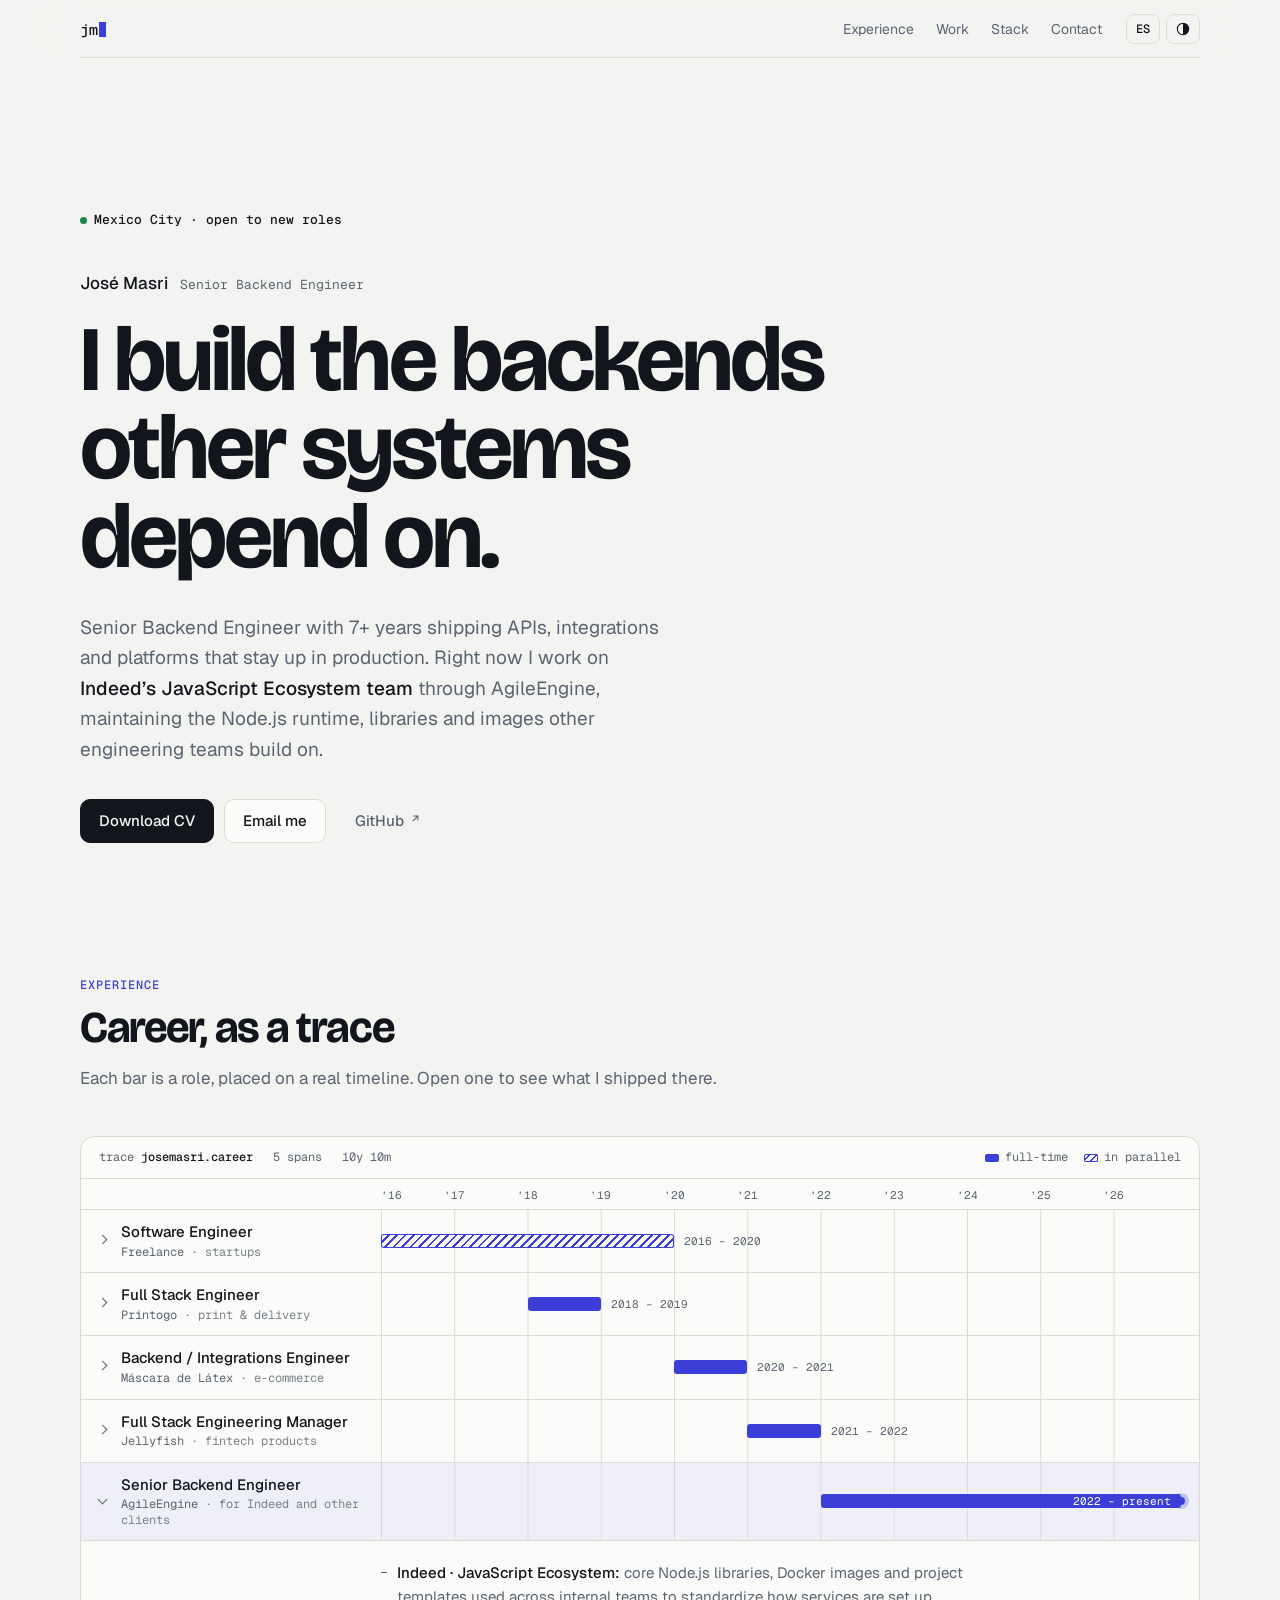
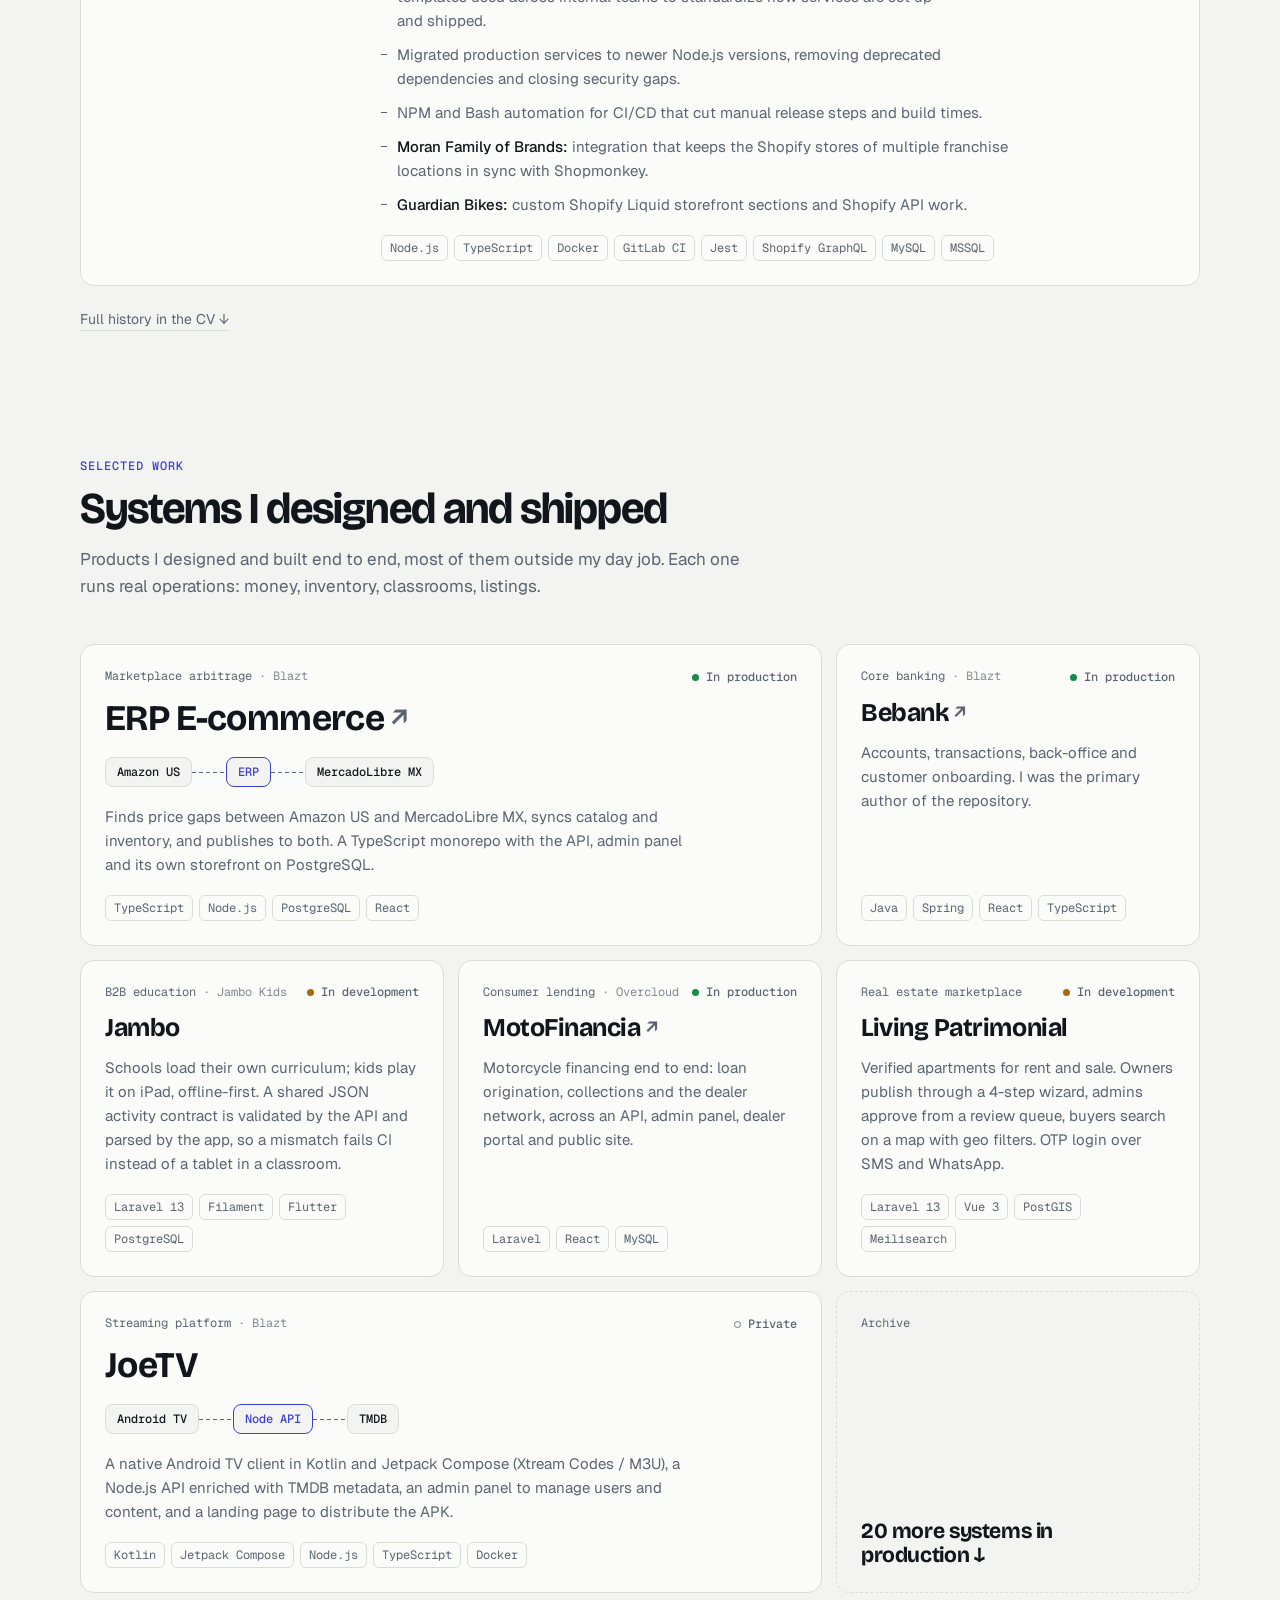
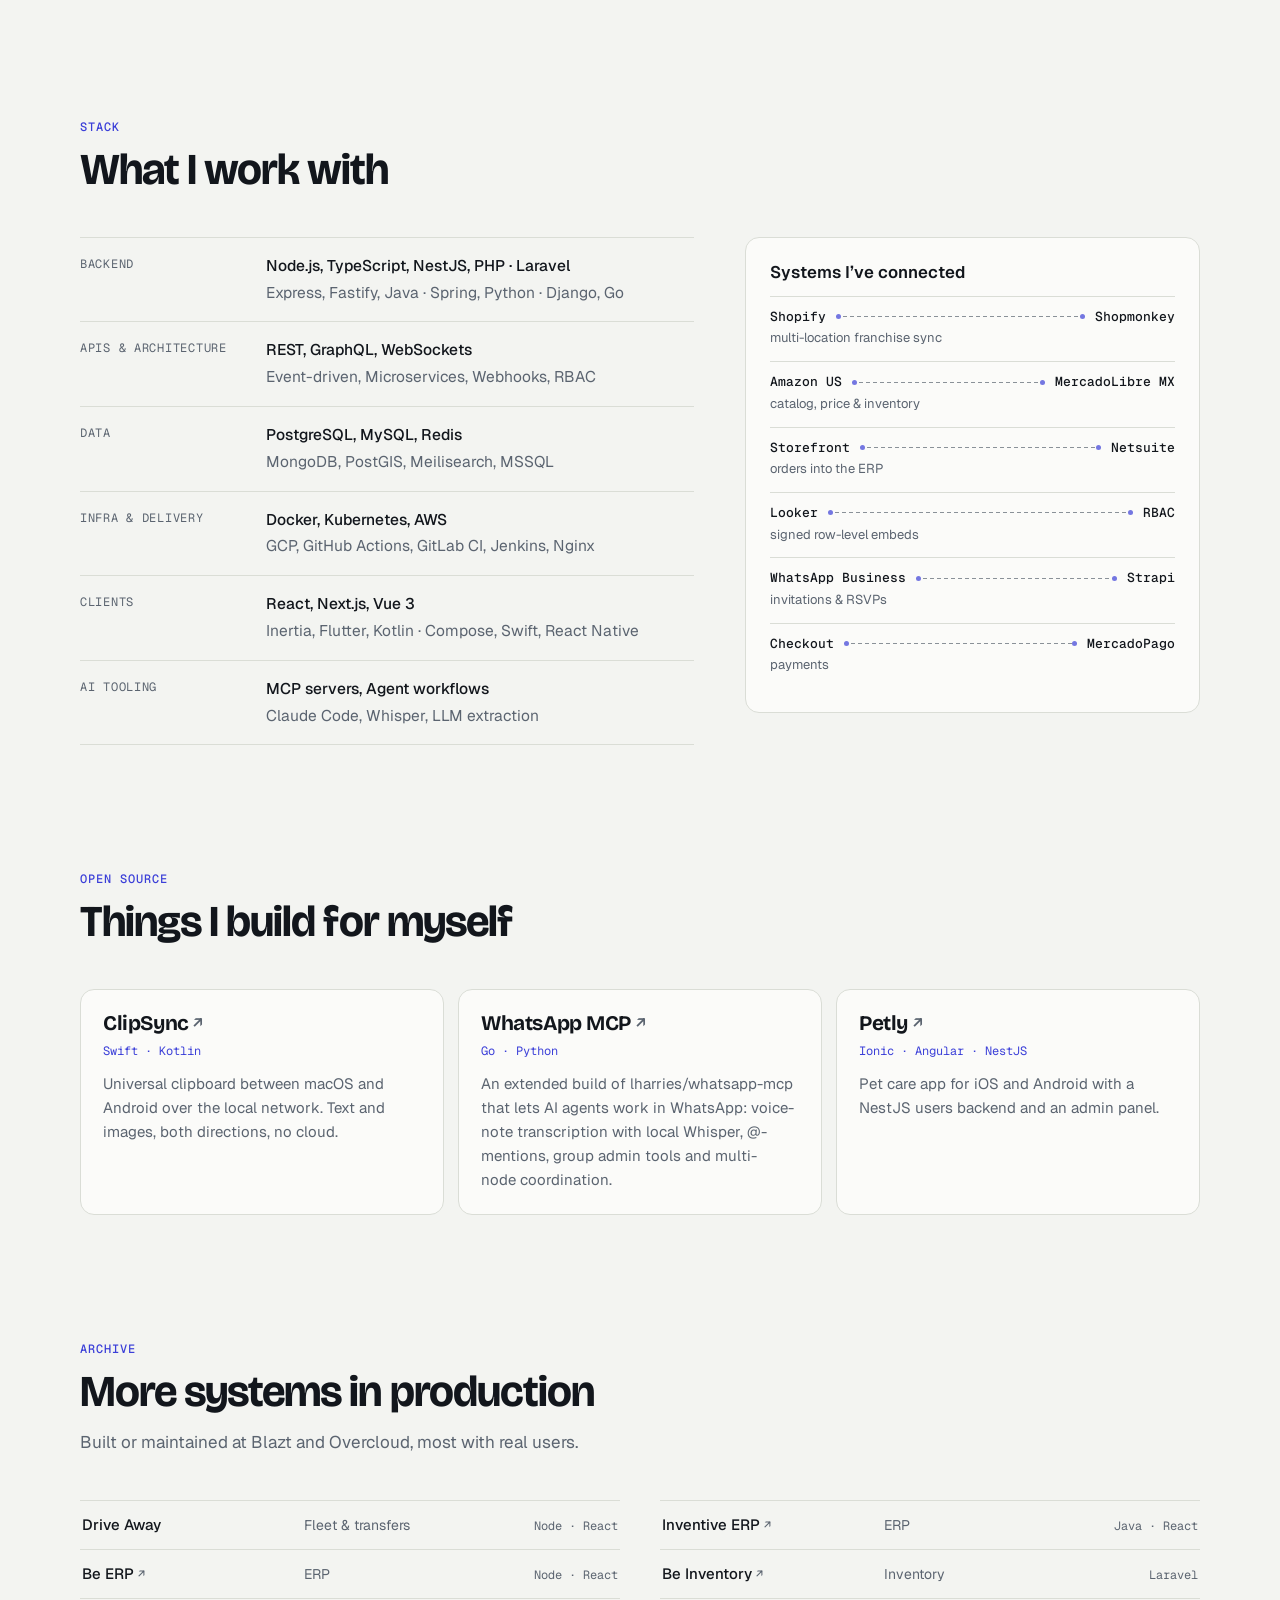
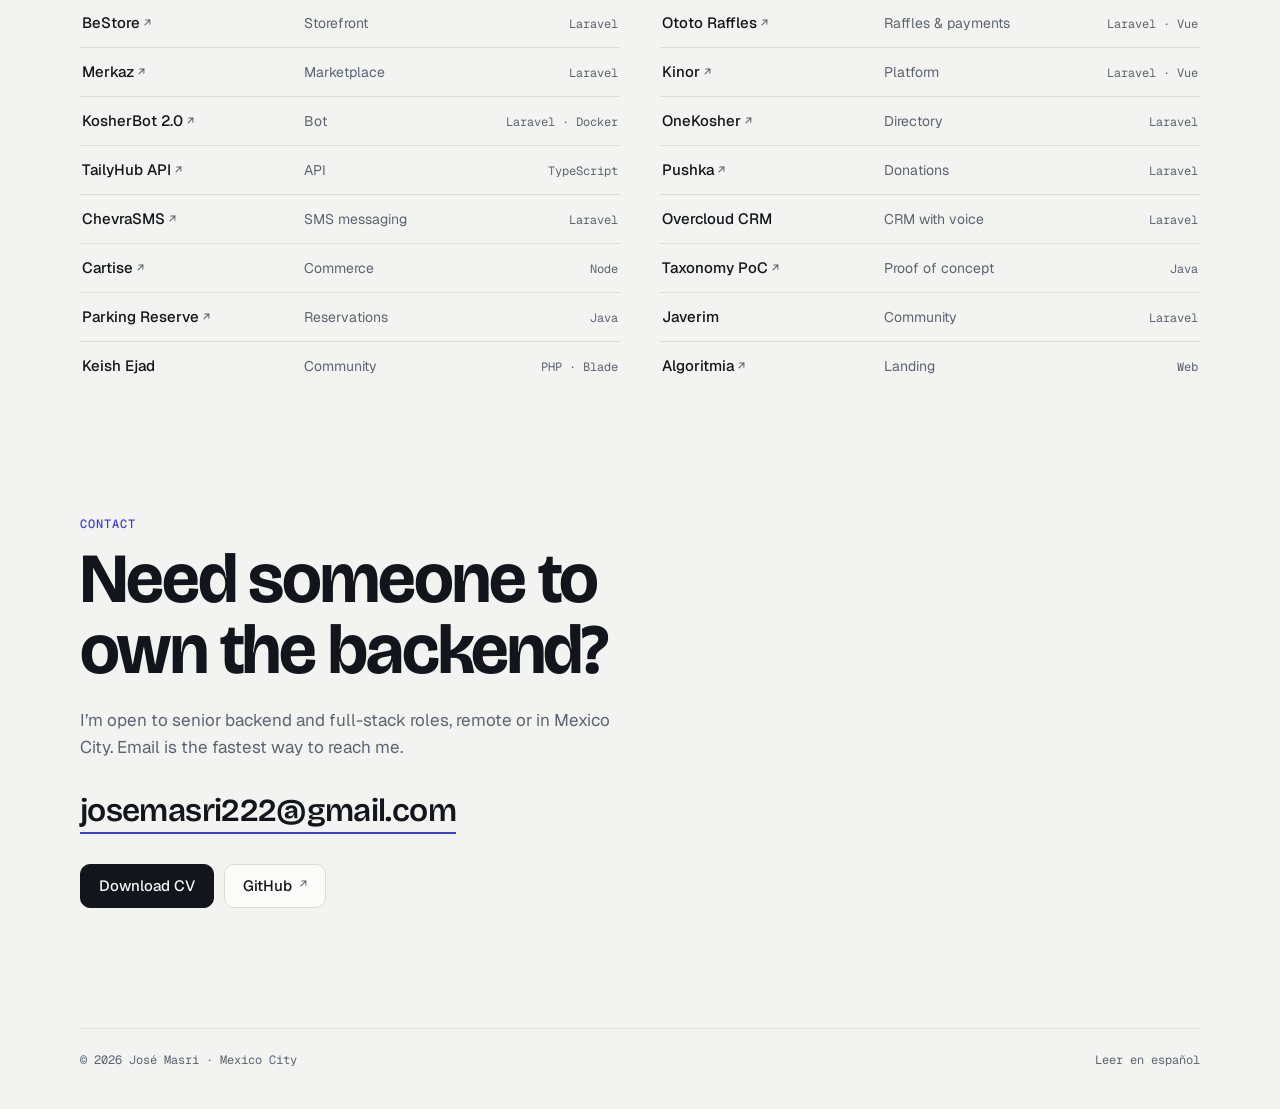
<file: index.html>
<!DOCTYPE html>
<!-- Generado por scripts/build.mjs desde content/site.mjs. No editar a mano. -->
<html lang="en">
<head>
  <meta charset="UTF-8" />
  <meta name="viewport" content="width=device-width, initial-scale=1" />
  <title>José Masri — Senior Backend Engineer</title>
  <meta name="description" content="José Masri, Senior Backend Engineer in Mexico City. 7+ years building APIs, integrations and production systems with Node.js/TypeScript, Laravel, Java and Python." />
  <meta name="author" content="José Masri" />
  <meta name="color-scheme" content="light dark" />
  <meta name="theme-color" content="#F3F4F1" media="(prefers-color-scheme: light)" />
  <meta name="theme-color" content="#0D1014" media="(prefers-color-scheme: dark)" />
  <link rel="canonical" href="https://josemasri.com/" />
  <link rel="alternate" hreflang="en" href="https://josemasri.com/" />
  <link rel="alternate" hreflang="es-MX" href="https://josemasri.com/es/" />
  <link rel="alternate" hreflang="x-default" href="https://josemasri.com/" />
  <link rel="icon" href="./assets/favicon.svg" type="image/svg+xml" />

  <meta property="og:type" content="website" />
  <meta property="og:url" content="https://josemasri.com/" />
  <meta property="og:title" content="José Masri — Senior Backend Engineer" />
  <meta property="og:description" content="I build the backends other systems depend on. 7+ years of APIs, integrations and production systems." />
  <meta property="og:locale" content="en_US" />
  <meta property="og:locale:alternate" content="es_MX" />
  <meta property="og:image" content="https://josemasri.com/assets/og-image.png" />
  <meta property="og:image:width" content="1200" />
  <meta property="og:image:height" content="630" />
  <meta name="twitter:card" content="summary_large_image" />
  <meta name="twitter:title" content="José Masri — Senior Backend Engineer" />
  <meta name="twitter:description" content="I build the backends other systems depend on. 7+ years of APIs, integrations and production systems." />
  <meta name="twitter:image" content="https://josemasri.com/assets/og-image.png" />

  <link rel="preconnect" href="https://fonts.googleapis.com" />
  <link rel="preconnect" href="https://fonts.gstatic.com" crossorigin />
  <link rel="stylesheet" href="https://fonts.googleapis.com/css2?family=Bricolage+Grotesque:opsz,wght@12..96,500..800&family=Geist:wght@400..600&family=Geist+Mono:wght@400..500&display=swap" />
  <link rel="stylesheet" href="./styles/site.css" />

  <!-- Aplica el tema guardado antes de pintar, para que no parpadee. -->
  <script>try{var s=localStorage.getItem('theme');if(s==='light'||s==='dark')document.documentElement.dataset.theme=s}catch(e){}</script>
  <script type="application/ld+json">{"@context":"https://schema.org","@type":"Person","name":"José Masri Salame","alternateName":"José Masri","jobTitle":"Senior Backend Engineer","url":"https://josemasri.com","email":"mailto:josemasri222@gmail.com","sameAs":["https://github.com/josemasri"],"address":{"@type":"PostalAddress","addressLocality":"Mexico City","addressCountry":"MX"},"knowsAbout":["Node.js","TypeScript","NestJS","Laravel","Java","Python","PostgreSQL","Kubernetes","API design","Systems integration"]}</script>
</head>

<body>
  <a class="skip-link" href="#content">Skip to content</a>

  <header class="bar">
    <a class="bar__mark" href="#top" aria-label="José Masri">jm<span class="bar__cursor" aria-hidden="true"></span></a>
    <nav class="bar__nav" aria-label="Sections">
      <a href="#experience">Experience</a>
      <a href="#work">Work</a>
      <a href="#stack">Stack</a>
      <a href="#contact">Contact</a>
    </nav>
    <div class="bar__actions">
      <a class="bar__btn" href="./es/" hreflang="es-MX" lang="es-MX" title="Leer en español">ES</a>
      <button class="bar__btn bar__theme" id="theme" type="button" aria-label="Switch color theme" title="Switch color theme">
        <svg viewBox="0 0 24 24" width="16" height="16" aria-hidden="true"><circle cx="12" cy="12" r="8.5" fill="none" stroke="currentColor" stroke-width="1.6"/><path d="M12 3.5a8.5 8.5 0 0 1 0 17z" fill="currentColor"/></svg>
      </button>
    </div>
  </header>

  <main id="content">
    <section class="hero" id="top">
      <p class="hero__meta"><span class="status status--live"><span class="status__dot" aria-hidden="true"></span>Mexico City · open to new roles</span></p>
      <h1 class="hero__title">
        <span class="hero__name">José Masri <span class="hero__role">Senior Backend Engineer</span></span>
        <span class="hero__thesis">I build the backends other systems depend on.</span>
      </h1>
      <p class="hero__lede">Senior Backend Engineer with 7+ years shipping APIs, integrations and platforms that stay up in production. Right now I work on <strong>Indeed’s JavaScript Ecosystem team</strong> through AgileEngine, maintaining the Node.js runtime, libraries and images other engineering teams build on.</p>
      <div class="actions">
        <a class="btn btn--solid" href="./assets/cv-jose-masri.pdf" download>Download CV</a>
        <a class="btn" href="mailto:josemasri222@gmail.com">Email me</a>
        <a class="btn btn--quiet" href="https://github.com/josemasri" target="_blank" rel="noopener">GitHub <span class="arrow" aria-hidden="true">↗</span></a>
      </div>
    </section>

    <section class="section" id="experience" aria-labelledby="experience-h">
      <div class="section__head">
        <p class="eyebrow">Experience</p>
        <h2 class="section__title" id="experience-h">Career, as a trace</h2>
        <p class="section__intro">Each bar is a role, placed on a real timeline. Open one to see what I shipped there.</p>
      </div>

      <div class="trace" style="--axis-start:2016; --axis-end:2026.8">
        <div class="trace__meta" aria-hidden="true">
          <span>trace <b>josemasri.career</b></span>
          <span>5 spans</span>
          <span>10y 10m</span>
          <span class="trace__legend"><i class="key key--solid"></i>full-time <i class="key key--hatch"></i>in parallel</span>
        </div>
        <div class="trace__axis" aria-hidden="true">
          <span class="trace__axis-spacer"></span>
          <span class="trace__ticks"><span style="--y:2016">’16</span><span style="--y:2017">’17</span><span style="--y:2018">’18</span><span style="--y:2019">’19</span><span style="--y:2020">’20</span><span style="--y:2021">’21</span><span style="--y:2022">’22</span><span style="--y:2023">’23</span><span style="--y:2024">’24</span><span style="--y:2025">’25</span><span style="--y:2026">’26</span></span>
        </div>
        <ol class="trace__spans">
          <li>
            <details class="span span--parallel " style="--start:2016; --end:2020">
              <summary class="span__row">
                <span class="span__label">
                  <span class="span__role">Software Engineer</span>
                  <span class="span__co">Freelance <span class="span__client">· startups</span></span>
                </span>
                <span class="span__track" aria-hidden="true"><span class="span__bar"><span class="span__time">2016 – 2020</span></span></span>
                <span class="visually-hidden">2016 – 2020</span>
              </summary>
              <div class="span__detail">
                <ul class="span__points">
                  <li>Led development and small teams on startup products: <strong>JMatch</strong>, a community dating app, and <strong>Yad LaKala Raffles</strong>, e-commerce with MercadoPago payments.</li>
                </ul>
                <ul class="chips"><li class="chip">Node.js</li><li class="chip">MongoDB</li><li class="chip">Next.js</li><li class="chip">Strapi</li><li class="chip">Ionic</li><li class="chip">MercadoPago</li></ul>
              </div>
            </details>
          </li>

          <li>
            <details class="span  " style="--start:2018; --end:2019">
              <summary class="span__row">
                <span class="span__label">
                  <span class="span__role">Full Stack Engineer</span>
                  <span class="span__co">Printogo <span class="span__client">· print & delivery</span></span>
                </span>
                <span class="span__track" aria-hidden="true"><span class="span__bar"><span class="span__time">2018 – 2019</span></span></span>
                <span class="visually-hidden">2018 – 2019</span>
              </summary>
              <div class="span__detail">
                <ul class="span__points">
                  <li>Designed the architecture of a printing-and-delivery platform spanning backend, web and mobile.</li>
                  <li>Built the real-time API (Socket.io) and its integrations, hardened it, and deployed it on Docker and Kubernetes.</li>
                </ul>
                <ul class="chips"><li class="chip">NestJS</li><li class="chip">PostgreSQL</li><li class="chip">Redis</li><li class="chip">Socket.io</li><li class="chip">React Native</li><li class="chip">Kubernetes</li></ul>
              </div>
            </details>
          </li>

          <li>
            <details class="span  " style="--start:2020; --end:2021">
              <summary class="span__row">
                <span class="span__label">
                  <span class="span__role">Backend / Integrations Engineer</span>
                  <span class="span__co">Máscara de Látex <span class="span__client">· e-commerce</span></span>
                </span>
                <span class="span__track" aria-hidden="true"><span class="span__bar"><span class="span__time">2020 – 2021</span></span></span>
                <span class="visually-hidden">2020 – 2021</span>
              </summary>
              <div class="span__detail">
                <ul class="span__points">
                  <li>Connected the storefront to ERP and marketplace systems: <strong>Netsuite, Shopify GraphQL and the Amazon API</strong>.</li>
                  <li>Moved the integration service to Docker and improved its stability.</li>
                </ul>
                <ul class="chips"><li class="chip">Node.js</li><li class="chip">Express</li><li class="chip">MongoDB</li><li class="chip">MySQL</li><li class="chip">Netsuite</li><li class="chip">Docker</li></ul>
              </div>
            </details>
          </li>

          <li>
            <details class="span  " style="--start:2021; --end:2022">
              <summary class="span__row">
                <span class="span__label">
                  <span class="span__role">Full Stack Engineering Manager</span>
                  <span class="span__co">Jellyfish <span class="span__client">· fintech products</span></span>
                </span>
                <span class="span__track" aria-hidden="true"><span class="span__bar"><span class="span__time">2021 – 2022</span></span></span>
                <span class="visually-hidden">2021 – 2022</span>
              </summary>
              <div class="span__detail">
                <ul class="span__points">
                  <li>Led backend architecture and a small team across three fintech products, from requirements to production, including code review and mentoring.</li>
                  <li><strong>Bank onboarding platform:</strong> designed the architecture, built the CMS and admin backend, and moved the infrastructure to Docker and Kubernetes.</li>
                  <li><strong>Contactless transactions</strong> and a <strong>payment methods center</strong>: backend APIs, admin panels, Amazon Gift Card API and reporting.</li>
                  <li><strong>Prosa Analytics:</strong> embedded Looker dashboards for one of Mexico’s largest payment processors, with signed, row-level access so each role sees only its own transactions.</li>
                </ul>
                <ul class="chips"><li class="chip">NestJS</li><li class="chip">MongoDB</li><li class="chip">PostgreSQL</li><li class="chip">Redis</li><li class="chip">Next.js</li><li class="chip">Kubernetes</li><li class="chip">Looker</li></ul>
              </div>
            </details>
          </li>

          <li>
            <details class="span  span--live" style="--start:2022; --end:2026.8" open data-live>
              <summary class="span__row">
                <span class="span__label">
                  <span class="span__role">Senior Backend Engineer</span>
                  <span class="span__co">AgileEngine <span class="span__client">· for Indeed and other clients</span></span>
                </span>
                <span class="span__track" aria-hidden="true"><span class="span__bar"><span class="span__time">2022 – present</span></span></span>
                <span class="visually-hidden">2022 – present</span>
              </summary>
              <div class="span__detail">
                <ul class="span__points">
                  <li><strong>Indeed · JavaScript Ecosystem:</strong> core Node.js libraries, Docker images and project templates used across internal teams to standardize how services are set up and shipped.</li>
                  <li>Migrated production services to newer Node.js versions, removing deprecated dependencies and closing security gaps.</li>
                  <li>NPM and Bash automation for CI/CD that cut manual release steps and build times.</li>
                  <li><strong>Moran Family of Brands:</strong> integration that keeps the Shopify stores of multiple franchise locations in sync with Shopmonkey.</li>
                  <li><strong>Guardian Bikes:</strong> custom Shopify Liquid storefront sections and Shopify API work.</li>
                </ul>
                <ul class="chips"><li class="chip">Node.js</li><li class="chip">TypeScript</li><li class="chip">Docker</li><li class="chip">GitLab CI</li><li class="chip">Jest</li><li class="chip">Shopify GraphQL</li><li class="chip">MySQL</li><li class="chip">MSSQL</li></ul>
              </div>
            </details>
          </li>
        </ol>
      </div>
      <p class="section__foot"><a class="text-link" href="./assets/cv-jose-masri.pdf" download>Full history in the CV <span aria-hidden="true">↓</span></a></p>
    </section>

    <section class="section" id="work" aria-labelledby="work-h">
      <div class="section__head">
        <p class="eyebrow">Selected work</p>
        <h2 class="section__title" id="work-h">Systems I designed and shipped</h2>
        <p class="section__intro">Products I designed and built end to end, most of them outside my day job. Each one runs real operations: money, inventory, classrooms, listings.</p>
      </div>
      <div class="bento">
        <article class="card project project--lg">
          <header class="project__head">
            <p class="project__domain">Marketplace arbitrage <span class="project__org">· Blazt</span></p>
            <span class="status status--live"><span class="status__dot" aria-hidden="true"></span>In production</span>
          </header>
          <h3 class="project__name"><a href="https://ecommerce.blazt.dev" target="_blank" rel="noopener">ERP E-commerce <span class="arrow" aria-hidden="true">↗</span></a></h3>
          <ol class="flow" aria-label="Amazon US → ERP → MercadoLibre MX"><li>Amazon US</li><li>ERP</li><li>MercadoLibre MX</li></ol>
          <p class="project__text">Finds price gaps between Amazon US and MercadoLibre MX, syncs catalog and inventory, and publishes to both. A TypeScript monorepo with the API, admin panel and its own storefront on PostgreSQL.</p>
          <ul class="chips"><li class="chip">TypeScript</li><li class="chip">Node.js</li><li class="chip">PostgreSQL</li><li class="chip">React</li></ul>
        </article>

        <article class="card project">
          <header class="project__head">
            <p class="project__domain">Core banking <span class="project__org">· Blazt</span></p>
            <span class="status status--live"><span class="status__dot" aria-hidden="true"></span>In production</span>
          </header>
          <h3 class="project__name"><a href="https://bebank.mx" target="_blank" rel="noopener">Bebank <span class="arrow" aria-hidden="true">↗</span></a></h3>
          
          <p class="project__text">Accounts, transactions, back-office and customer onboarding. I was the primary author of the repository.</p>
          <ul class="chips"><li class="chip">Java</li><li class="chip">Spring</li><li class="chip">React</li><li class="chip">TypeScript</li></ul>
        </article>

        <article class="card project">
          <header class="project__head">
            <p class="project__domain">B2B education <span class="project__org">· Jambo Kids</span></p>
            <span class="status status--building"><span class="status__dot" aria-hidden="true"></span>In development</span>
          </header>
          <h3 class="project__name">Jambo</h3>
          
          <p class="project__text">Schools load their own curriculum; kids play it on iPad, offline-first. A shared JSON activity contract is validated by the API and parsed by the app, so a mismatch fails CI instead of a tablet in a classroom.</p>
          <ul class="chips"><li class="chip">Laravel 13</li><li class="chip">Filament</li><li class="chip">Flutter</li><li class="chip">PostgreSQL</li></ul>
        </article>

        <article class="card project">
          <header class="project__head">
            <p class="project__domain">Consumer lending <span class="project__org">· Overcloud</span></p>
            <span class="status status--live"><span class="status__dot" aria-hidden="true"></span>In production</span>
          </header>
          <h3 class="project__name"><a href="https://motofinancia.devgeai.com" target="_blank" rel="noopener">MotoFinancia <span class="arrow" aria-hidden="true">↗</span></a></h3>
          
          <p class="project__text">Motorcycle financing end to end: loan origination, collections and the dealer network, across an API, admin panel, dealer portal and public site.</p>
          <ul class="chips"><li class="chip">Laravel</li><li class="chip">React</li><li class="chip">MySQL</li></ul>
        </article>

        <article class="card project">
          <header class="project__head">
            <p class="project__domain">Real estate marketplace</p>
            <span class="status status--building"><span class="status__dot" aria-hidden="true"></span>In development</span>
          </header>
          <h3 class="project__name">Living Patrimonial</h3>
          
          <p class="project__text">Verified apartments for rent and sale. Owners publish through a 4-step wizard, admins approve from a review queue, buyers search on a map with geo filters. OTP login over SMS and WhatsApp.</p>
          <ul class="chips"><li class="chip">Laravel 13</li><li class="chip">Vue 3</li><li class="chip">PostGIS</li><li class="chip">Meilisearch</li></ul>
        </article>

        <article class="card project project--lg">
          <header class="project__head">
            <p class="project__domain">Streaming platform <span class="project__org">· Blazt</span></p>
            <span class="status status--private"><span class="status__dot" aria-hidden="true"></span>Private</span>
          </header>
          <h3 class="project__name">JoeTV</h3>
          <ol class="flow" aria-label="Android TV → Node API → TMDB"><li>Android TV</li><li>Node API</li><li>TMDB</li></ol>
          <p class="project__text">A native Android TV client in Kotlin and Jetpack Compose (Xtream Codes / M3U), a Node.js API enriched with TMDB metadata, an admin panel to manage users and content, and a landing page to distribute the APK.</p>
          <ul class="chips"><li class="chip">Kotlin</li><li class="chip">Jetpack Compose</li><li class="chip">Node.js</li><li class="chip">TypeScript</li><li class="chip">Docker</li></ul>
        </article>
        <a class="card project project--more" href="#archive">
          <p class="project__domain">Archive</p>
          <p class="project__name">20 more systems in production&nbsp;<span aria-hidden="true">↓</span></p>
        </a>
      </div>
    </section>

    <section class="section" id="stack" aria-labelledby="stack-h">
      <div class="section__head">
        <p class="eyebrow">Stack</p>
        <h2 class="section__title" id="stack-h">What I work with</h2>
      </div>
      <div class="stack">
        <dl class="stack__groups">
          <div class="stack__row">
            <dt>Backend</dt>
            <dd><span class="stack__primary">Node.js, TypeScript, NestJS, PHP · Laravel</span><span class="stack__rest">Express, Fastify, Java · Spring, Python · Django, Go</span></dd>
          </div>

          <div class="stack__row">
            <dt>APIs & architecture</dt>
            <dd><span class="stack__primary">REST, GraphQL, WebSockets</span><span class="stack__rest">Event-driven, Microservices, Webhooks, RBAC</span></dd>
          </div>

          <div class="stack__row">
            <dt>Data</dt>
            <dd><span class="stack__primary">PostgreSQL, MySQL, Redis</span><span class="stack__rest">MongoDB, PostGIS, Meilisearch, MSSQL</span></dd>
          </div>

          <div class="stack__row">
            <dt>Infra & delivery</dt>
            <dd><span class="stack__primary">Docker, Kubernetes, AWS</span><span class="stack__rest">GCP, GitHub Actions, GitLab CI, Jenkins, Nginx</span></dd>
          </div>

          <div class="stack__row">
            <dt>Clients</dt>
            <dd><span class="stack__primary">React, Next.js, Vue 3</span><span class="stack__rest">Inertia, Flutter, Kotlin · Compose, Swift, React Native</span></dd>
          </div>

          <div class="stack__row">
            <dt>AI tooling</dt>
            <dd><span class="stack__primary">MCP servers, Agent workflows</span><span class="stack__rest">Claude Code, Whisper, LLM extraction</span></dd>
          </div>
        </dl>
        <div class="card links">
          <h3 class="links__title">Systems I’ve connected</h3>
          <ul class="links__list">
          <li class="link-row">
            <span class="link-row__pair"><span>Shopify</span><span class="link-row__wire" aria-hidden="true"></span><span>Shopmonkey</span></span>
            <span class="link-row__note">multi-location franchise sync</span>
          </li>

          <li class="link-row">
            <span class="link-row__pair"><span>Amazon US</span><span class="link-row__wire" aria-hidden="true"></span><span>MercadoLibre MX</span></span>
            <span class="link-row__note">catalog, price & inventory</span>
          </li>

          <li class="link-row">
            <span class="link-row__pair"><span>Storefront</span><span class="link-row__wire" aria-hidden="true"></span><span>Netsuite</span></span>
            <span class="link-row__note">orders into the ERP</span>
          </li>

          <li class="link-row">
            <span class="link-row__pair"><span>Looker</span><span class="link-row__wire" aria-hidden="true"></span><span>RBAC</span></span>
            <span class="link-row__note">signed row-level embeds</span>
          </li>

          <li class="link-row">
            <span class="link-row__pair"><span>WhatsApp Business</span><span class="link-row__wire" aria-hidden="true"></span><span>Strapi</span></span>
            <span class="link-row__note">invitations & RSVPs</span>
          </li>

          <li class="link-row">
            <span class="link-row__pair"><span>Checkout</span><span class="link-row__wire" aria-hidden="true"></span><span>MercadoPago</span></span>
            <span class="link-row__note">payments</span>
          </li>
          </ul>
        </div>
      </div>
    </section>

    <section class="section" id="open-source" aria-labelledby="oss-h">
      <div class="section__head">
        <p class="eyebrow">Open source</p>
        <h2 class="section__title" id="oss-h">Things I build for myself</h2>
      </div>
      <div class="oss-grid">
        <article class="card oss">
          <h3 class="oss__name"><a href="https://github.com/josemasri/ClipSync" target="_blank" rel="noopener">ClipSync <span class="arrow" aria-hidden="true">↗</span></a></h3>
          <p class="oss__tech">Swift · Kotlin</p>
          <p class="oss__text">Universal clipboard between macOS and Android over the local network. Text and images, both directions, no cloud.</p>
        </article>

        <article class="card oss">
          <h3 class="oss__name"><a href="https://github.com/josemasri/whatsapp-mcp" target="_blank" rel="noopener">WhatsApp MCP <span class="arrow" aria-hidden="true">↗</span></a></h3>
          <p class="oss__tech">Go · Python</p>
          <p class="oss__text">An extended build of lharries/whatsapp-mcp that lets AI agents work in WhatsApp: voice-note transcription with local Whisper, @-mentions, group admin tools and multi-node coordination.</p>
        </article>

        <article class="card oss">
          <h3 class="oss__name"><a href="https://github.com/josemasri/petlyApp" target="_blank" rel="noopener">Petly <span class="arrow" aria-hidden="true">↗</span></a></h3>
          <p class="oss__tech">Ionic · Angular · NestJS</p>
          <p class="oss__text">Pet care app for iOS and Android with a NestJS users backend and an admin panel.</p>
        </article>
      </div>
    </section>

    <section class="section" id="archive" aria-labelledby="archive-h">
      <div class="section__head">
        <p class="eyebrow">Archive</p>
        <h2 class="section__title" id="archive-h">More systems in production</h2>
        <p class="section__intro">Built or maintained at Blazt and Overcloud, most with real users.</p>
      </div>
      <ul class="log">
          <li class="log__item"><span class="log__link"><span class="log__name">Drive Away</span><span class="log__what">Fleet & transfers</span><span class="log__tech">Node · React</span></span></li>
          <li class="log__item"><a class="log__link" href="https://erp.blazt.dev" target="_blank" rel="noopener"><span class="log__name">Inventive ERP <span class="arrow" aria-hidden="true">↗</span></span><span class="log__what">ERP</span><span class="log__tech">Java · React</span></a></li>
          <li class="log__item"><a class="log__link" href="https://be-erp.blazt.dev" target="_blank" rel="noopener"><span class="log__name">Be ERP <span class="arrow" aria-hidden="true">↗</span></span><span class="log__what">ERP</span><span class="log__tech">Node · React</span></a></li>
          <li class="log__item"><a class="log__link" href="https://inventory.blazt.dev" target="_blank" rel="noopener"><span class="log__name">Be Inventory <span class="arrow" aria-hidden="true">↗</span></span><span class="log__what">Inventory</span><span class="log__tech">Laravel</span></a></li>
          <li class="log__item"><a class="log__link" href="https://bestore.blazt.dev" target="_blank" rel="noopener"><span class="log__name">BeStore <span class="arrow" aria-hidden="true">↗</span></span><span class="log__what">Storefront</span><span class="log__tech">Laravel</span></a></li>
          <li class="log__item"><a class="log__link" href="https://mrwin.com.mx" target="_blank" rel="noopener"><span class="log__name">Ototo Raffles <span class="arrow" aria-hidden="true">↗</span></span><span class="log__what">Raffles & payments</span><span class="log__tech">Laravel · Vue</span></a></li>
          <li class="log__item"><a class="log__link" href="https://merkaz.mx" target="_blank" rel="noopener"><span class="log__name">Merkaz <span class="arrow" aria-hidden="true">↗</span></span><span class="log__what">Marketplace</span><span class="log__tech">Laravel</span></a></li>
          <li class="log__item"><a class="log__link" href="https://kinor.s2.devgeai.com" target="_blank" rel="noopener"><span class="log__name">Kinor <span class="arrow" aria-hidden="true">↗</span></span><span class="log__what">Platform</span><span class="log__tech">Laravel · Vue</span></a></li>
          <li class="log__item"><a class="log__link" href="https://kosherbot.overcloud.us" target="_blank" rel="noopener"><span class="log__name">KosherBot 2.0 <span class="arrow" aria-hidden="true">↗</span></span><span class="log__what">Bot</span><span class="log__tech">Laravel · Docker</span></a></li>
          <li class="log__item"><a class="log__link" href="https://onekosher.overcloud.us" target="_blank" rel="noopener"><span class="log__name">OneKosher <span class="arrow" aria-hidden="true">↗</span></span><span class="log__what">Directory</span><span class="log__tech">Laravel</span></a></li>
          <li class="log__item"><a class="log__link" href="https://tailyhub.overcloud.us" target="_blank" rel="noopener"><span class="log__name">TailyHub API <span class="arrow" aria-hidden="true">↗</span></span><span class="log__what">API</span><span class="log__tech">TypeScript</span></a></li>
          <li class="log__item"><a class="log__link" href="https://pushka.overcloud.us" target="_blank" rel="noopener"><span class="log__name">Pushka <span class="arrow" aria-hidden="true">↗</span></span><span class="log__what">Donations</span><span class="log__tech">Laravel</span></a></li>
          <li class="log__item"><a class="log__link" href="https://chevrasms.overcloud.us" target="_blank" rel="noopener"><span class="log__name">ChevraSMS <span class="arrow" aria-hidden="true">↗</span></span><span class="log__what">SMS messaging</span><span class="log__tech">Laravel</span></a></li>
          <li class="log__item"><span class="log__link"><span class="log__name">Overcloud CRM</span><span class="log__what">CRM with voice</span><span class="log__tech">Laravel</span></span></li>
          <li class="log__item"><a class="log__link" href="https://cartise.app" target="_blank" rel="noopener"><span class="log__name">Cartise <span class="arrow" aria-hidden="true">↗</span></span><span class="log__what">Commerce</span><span class="log__tech">Node</span></a></li>
          <li class="log__item"><a class="log__link" href="https://taxonomy.blazt.dev" target="_blank" rel="noopener"><span class="log__name">Taxonomy PoC <span class="arrow" aria-hidden="true">↗</span></span><span class="log__what">Proof of concept</span><span class="log__tech">Java</span></a></li>
          <li class="log__item"><a class="log__link" href="https://parking.blazt.dev" target="_blank" rel="noopener"><span class="log__name">Parking Reserve <span class="arrow" aria-hidden="true">↗</span></span><span class="log__what">Reservations</span><span class="log__tech">Java</span></a></li>
          <li class="log__item"><span class="log__link"><span class="log__name">Javerim</span><span class="log__what">Community</span><span class="log__tech">Laravel</span></span></li>
          <li class="log__item"><span class="log__link"><span class="log__name">Keish Ejad</span><span class="log__what">Community</span><span class="log__tech">PHP · Blade</span></span></li>
          <li class="log__item"><a class="log__link" href="https://algoritmia-trading.com" target="_blank" rel="noopener"><span class="log__name">Algoritmia <span class="arrow" aria-hidden="true">↗</span></span><span class="log__what">Landing</span><span class="log__tech">Web</span></a></li>
      </ul>
    </section>

    <section class="section contact" id="contact" aria-labelledby="contact-h">
      <p class="eyebrow">Contact</p>
      <h2 class="contact__title" id="contact-h">Need someone to own the backend?</h2>
      <p class="contact__text">I’m open to senior backend and full-stack roles, remote or in Mexico City. Email is the fastest way to reach me.</p>
      <a class="contact__email" href="mailto:josemasri222@gmail.com">josemasri222@gmail.com</a>
      <div class="actions">
        <a class="btn btn--solid" href="./assets/cv-jose-masri.pdf" download>Download CV</a>
        <a class="btn" href="https://github.com/josemasri" target="_blank" rel="noopener">GitHub <span class="arrow" aria-hidden="true">↗</span></a>
      </div>
    </section>
  </main>

  <footer class="footer">
    <span>© <span id="year">2026</span> José Masri · Mexico City</span>
    <a href="./es/" hreflang="es-MX" lang="es-MX">Leer en español</a>
  </footer>

  <script src="./src/site.js" defer></script>
</body>
</html>
</file>
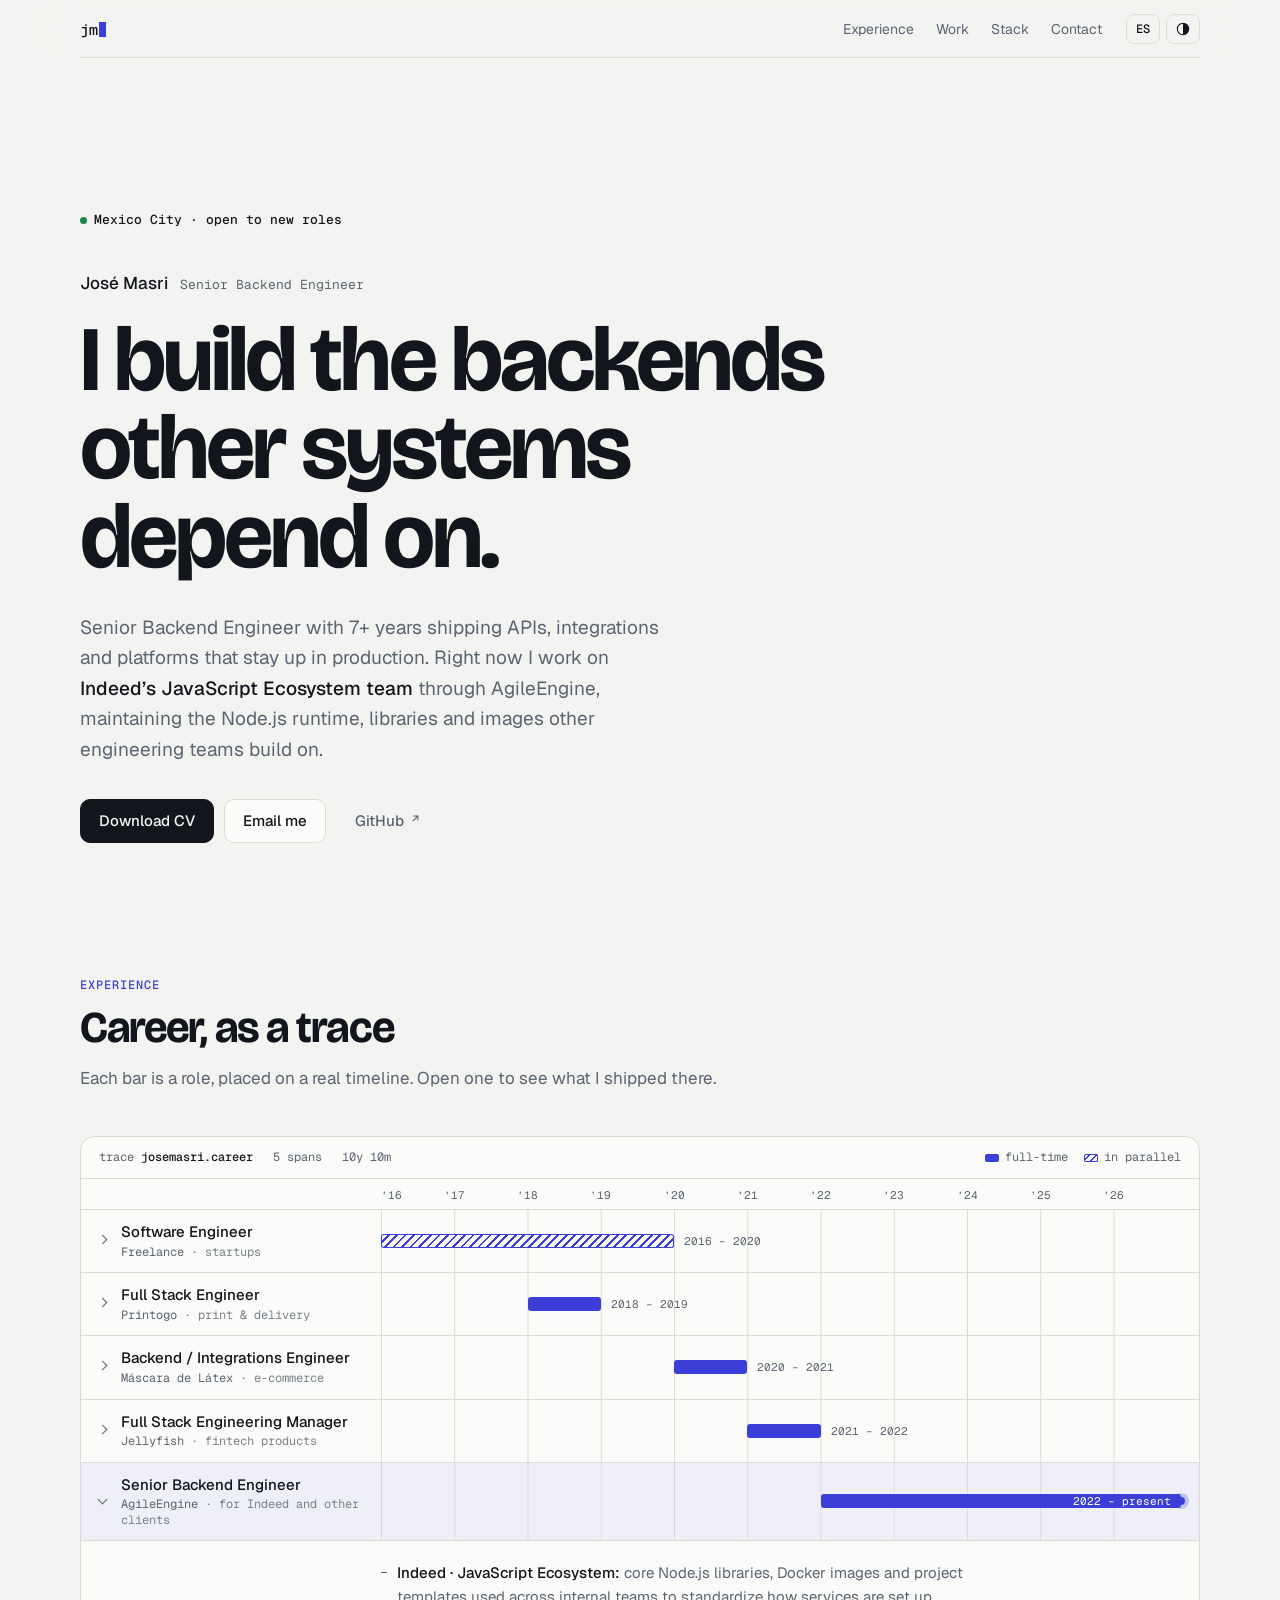
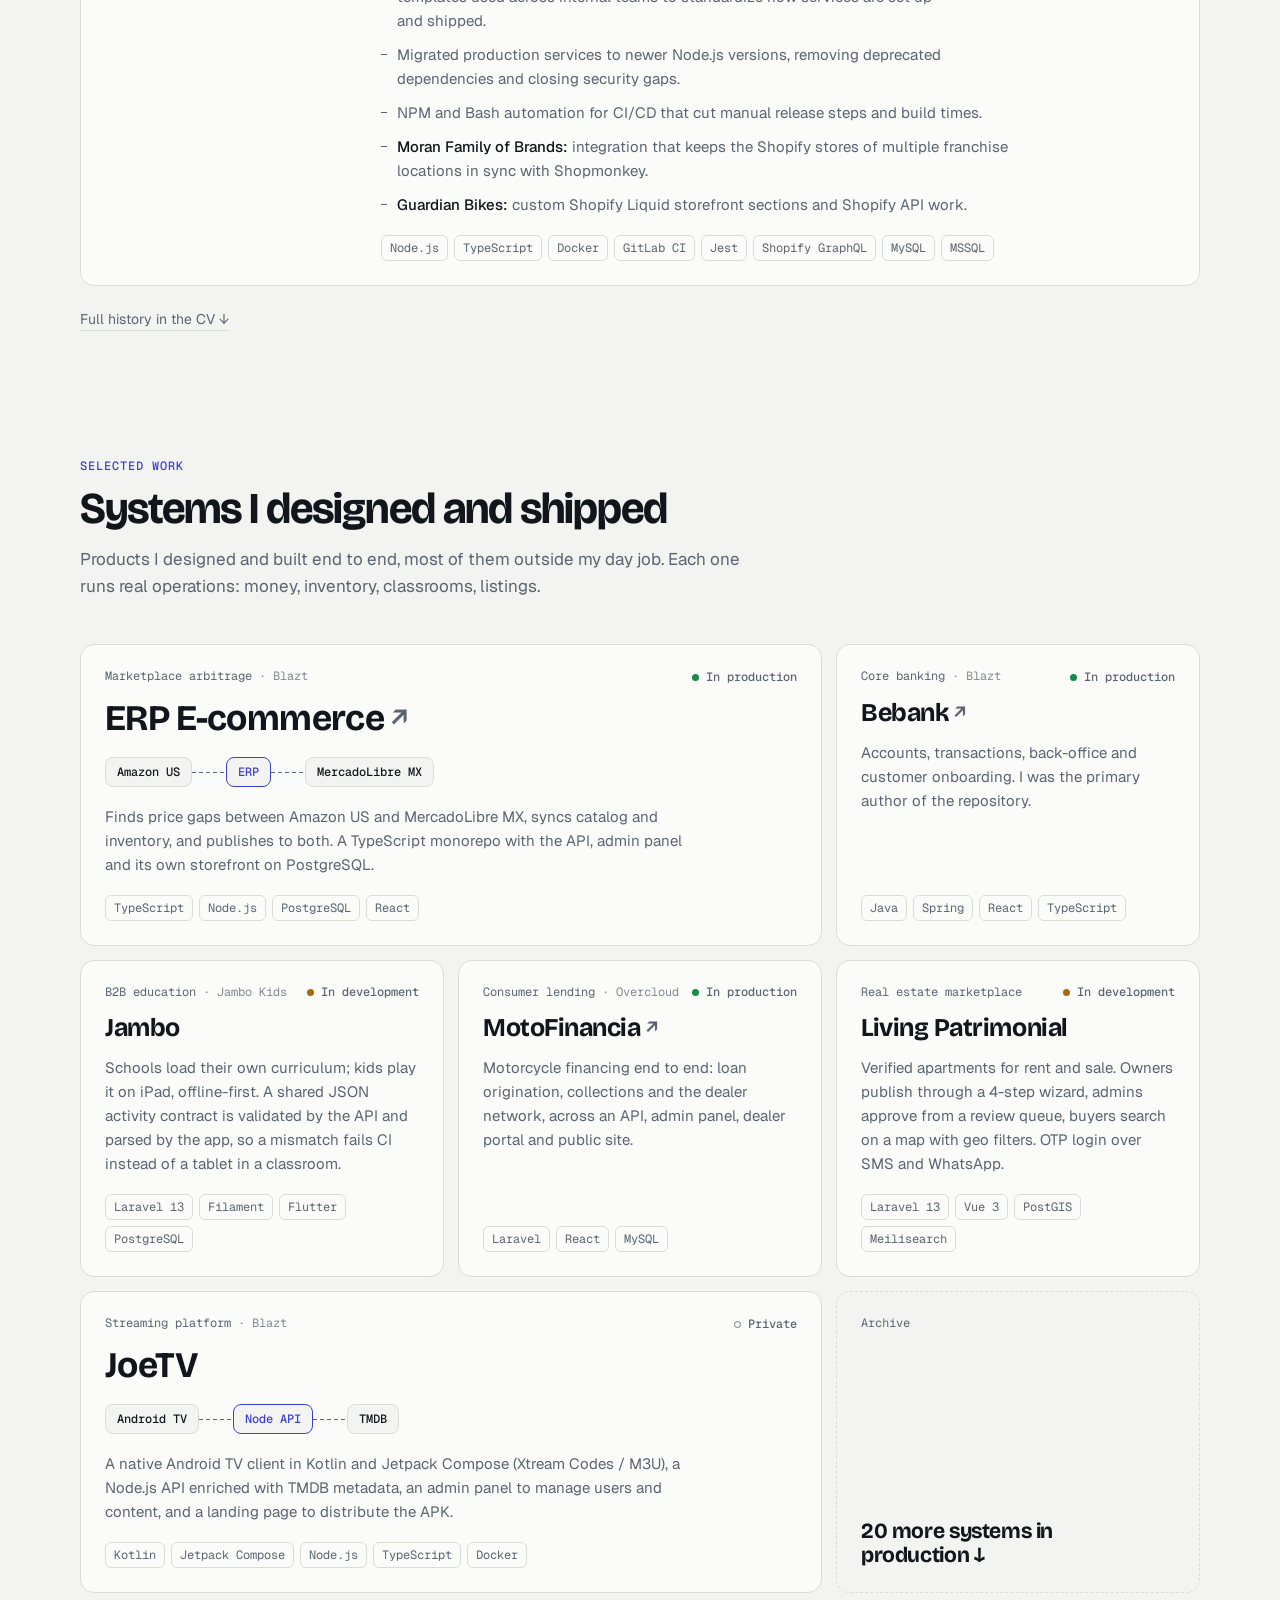
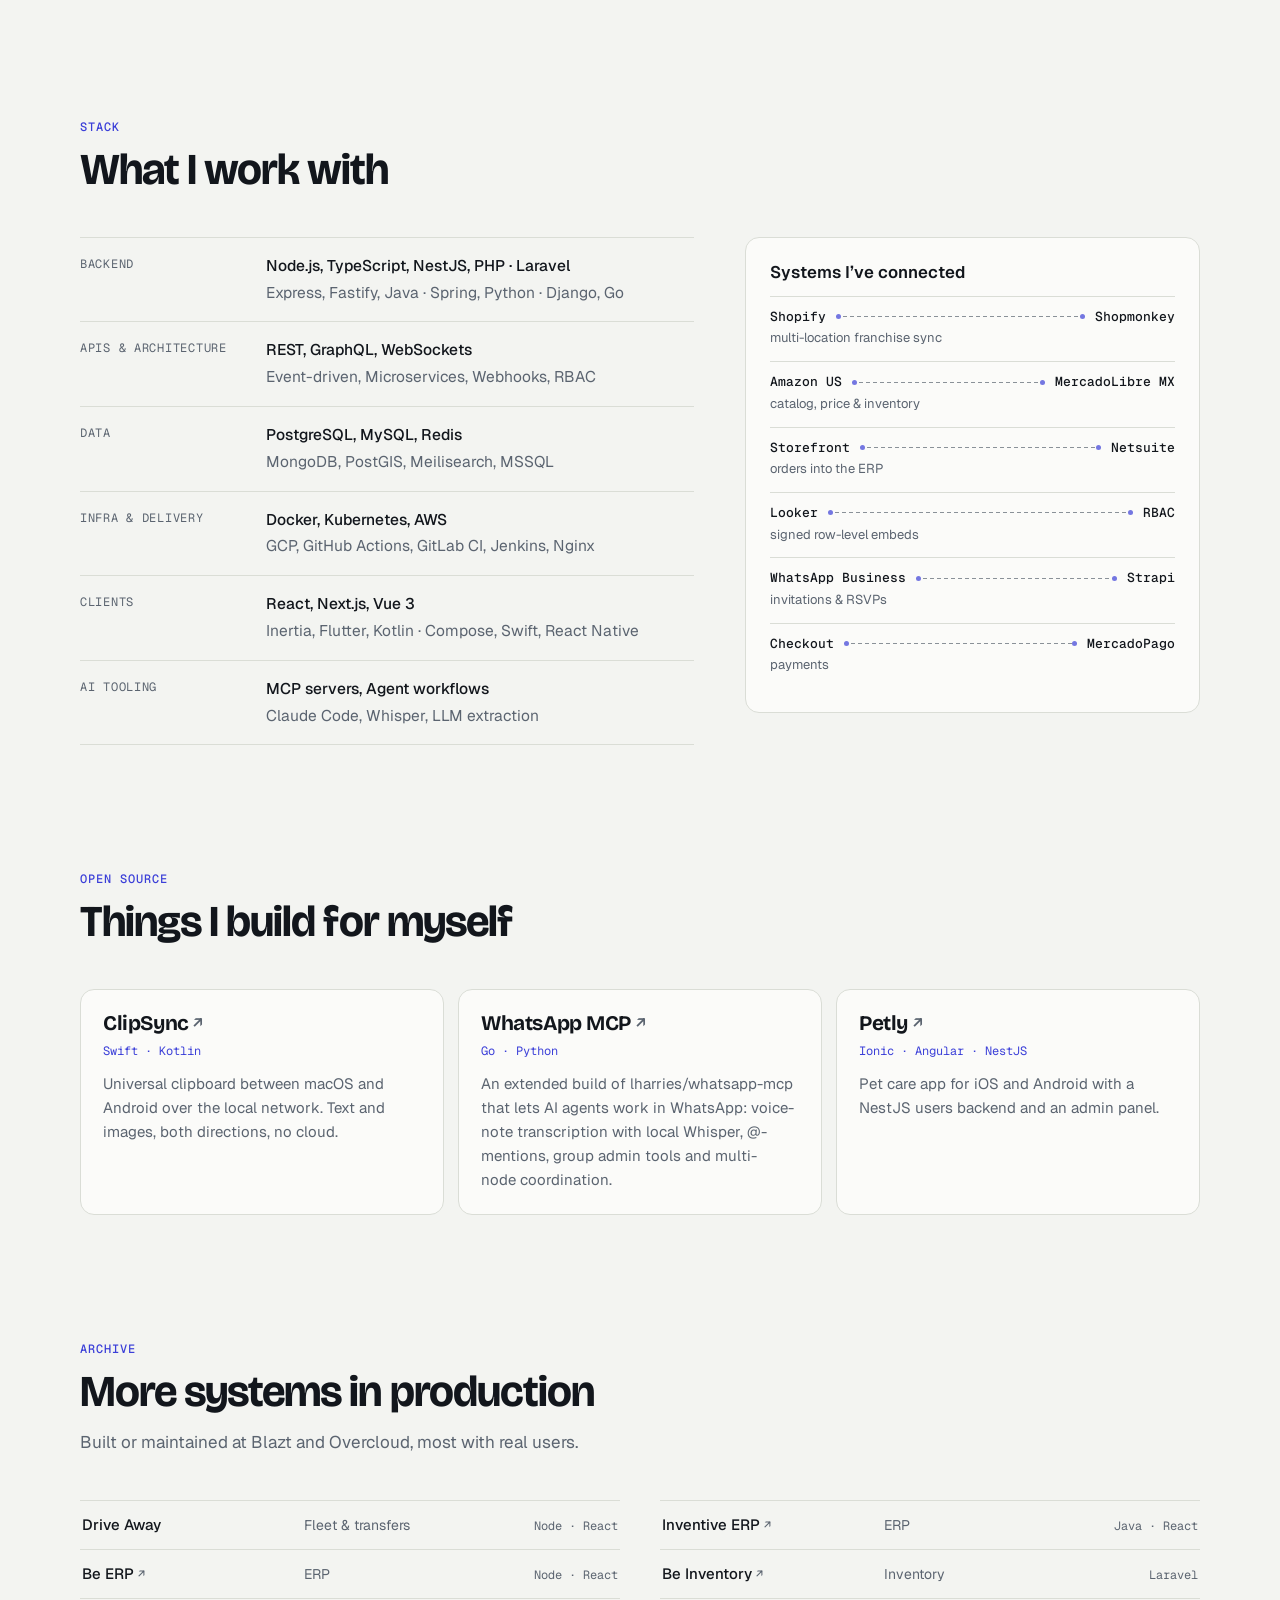
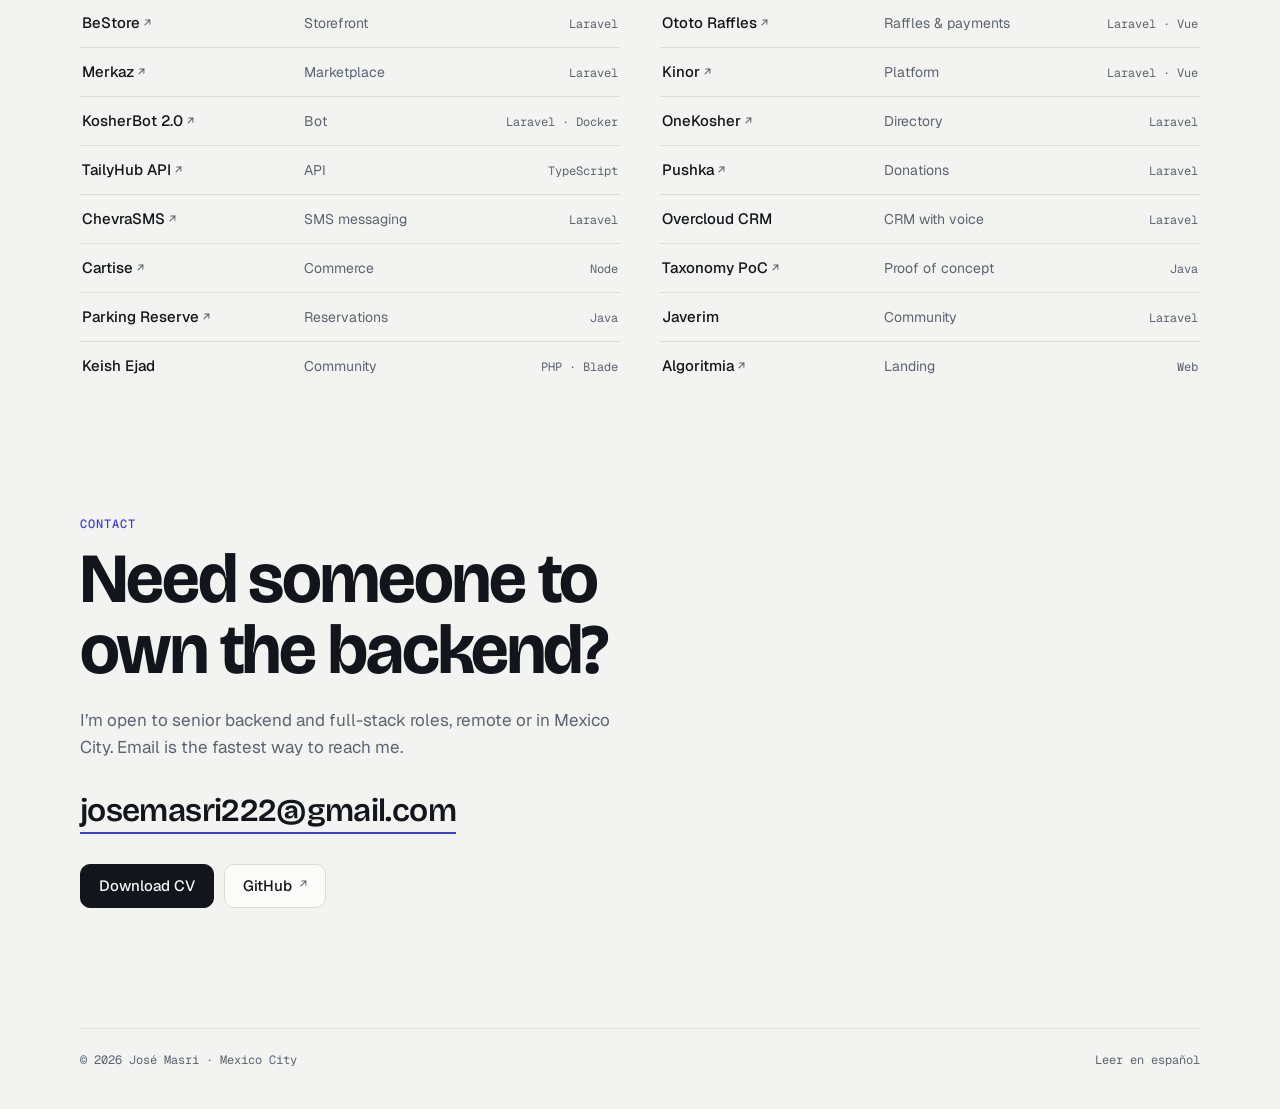
<file: en/index.html>
<!DOCTYPE html>
<html lang="en">
<head>
  <meta charset="UTF-8" />
  <meta name="viewport" content="width=device-width, initial-scale=1.0" />
  <title>Redirecting to josemasri.com</title>
  <!-- El inglés pasó de /en/ a la raíz. Este stub sobrevive solo para que los enlaces
       antiguos a /en/ no den 404 (pueden estar en el CV, LinkedIn o el índice de Google).
       Es un sitio estático: sin servidor que haga 301, la redirección va por meta refresh.
       canonical -> / y noindex para que no compita con la raíz en buscadores. -->
  <meta name="robots" content="noindex, follow" />
  <link rel="canonical" href="https://josemasri.com/" />
  <meta http-equiv="refresh" content="0; url=../" />
  <script>location.replace('../');</script>
  <style>
    body { margin: 0; min-height: 100vh; display: grid; place-content: center;
           background: #F3F4F1; color: #12161C; text-align: center;
           font-family: system-ui, sans-serif; padding: 24px; }
    a { color: #3B3FD8; }
  </style>
</head>
<body>
  <p>This page moved to <a href="../">josemasri.com</a>.</p>
</body>
</html>
</file>
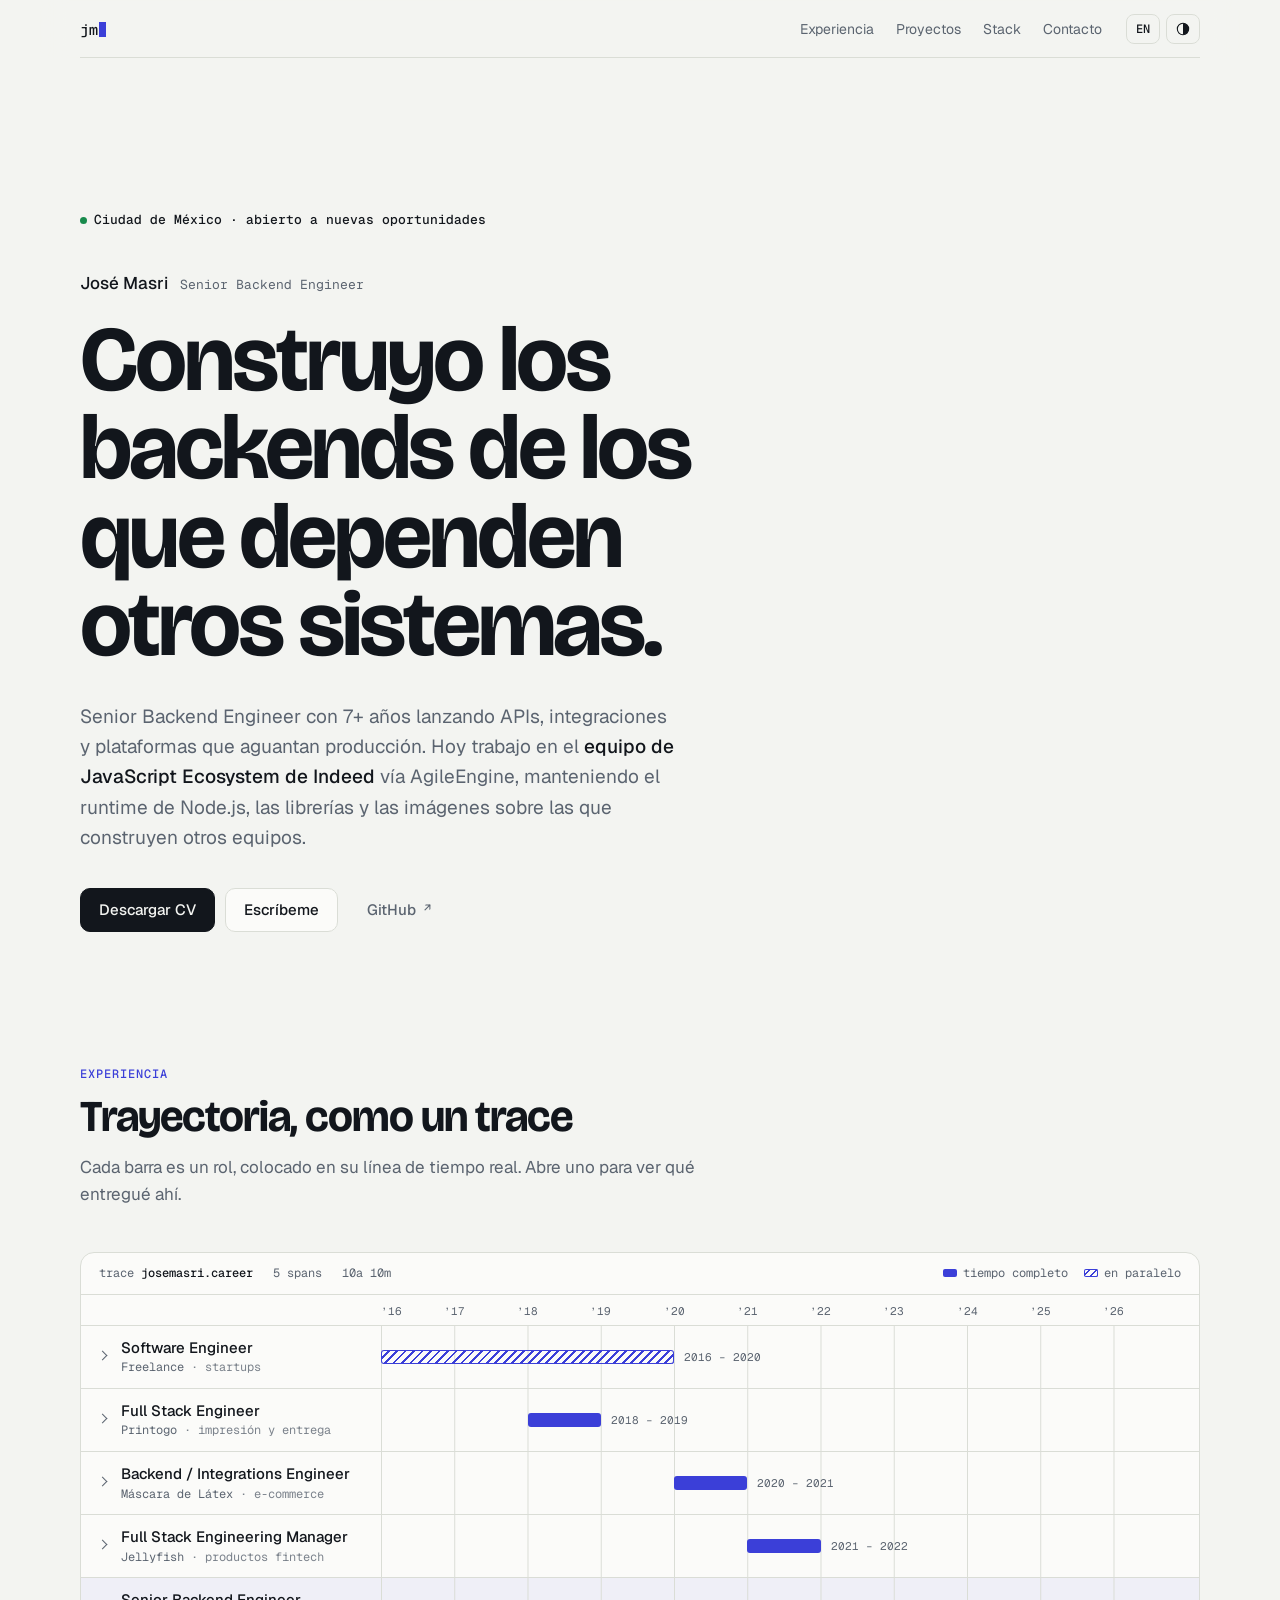
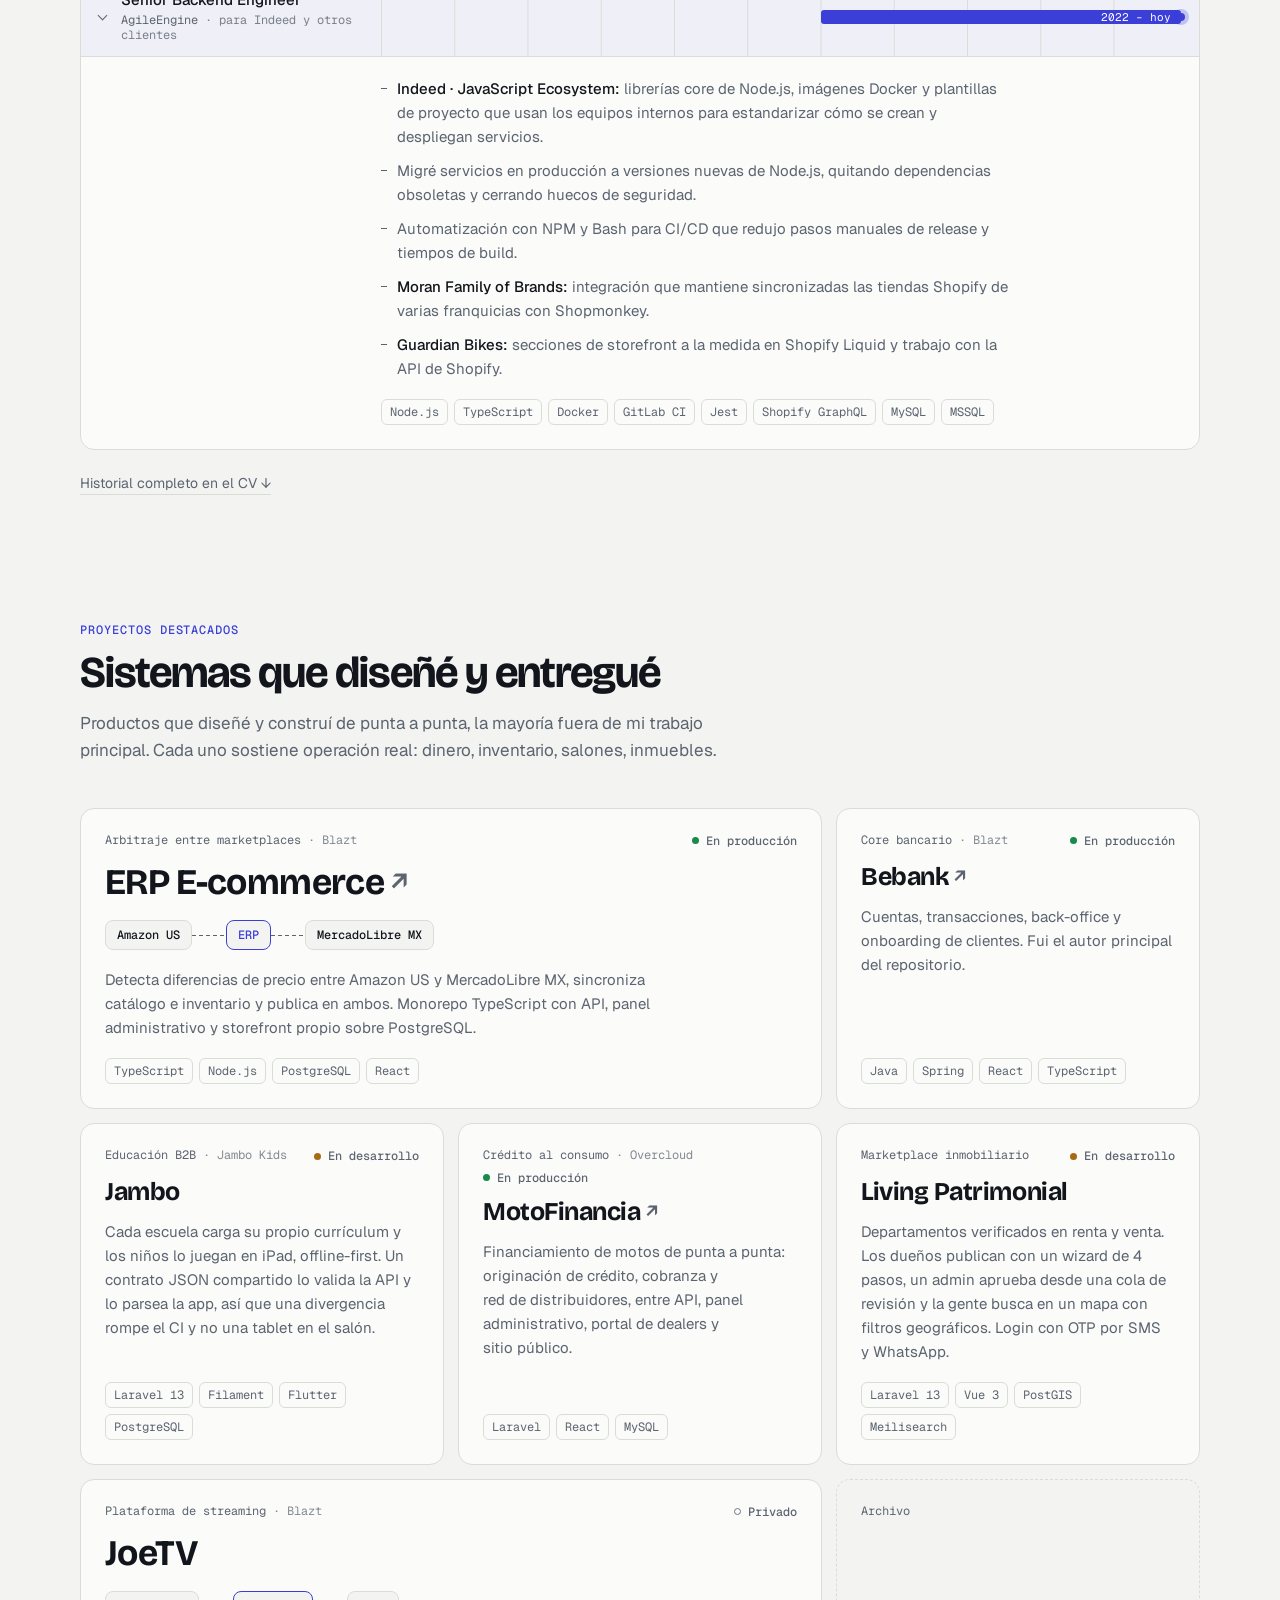
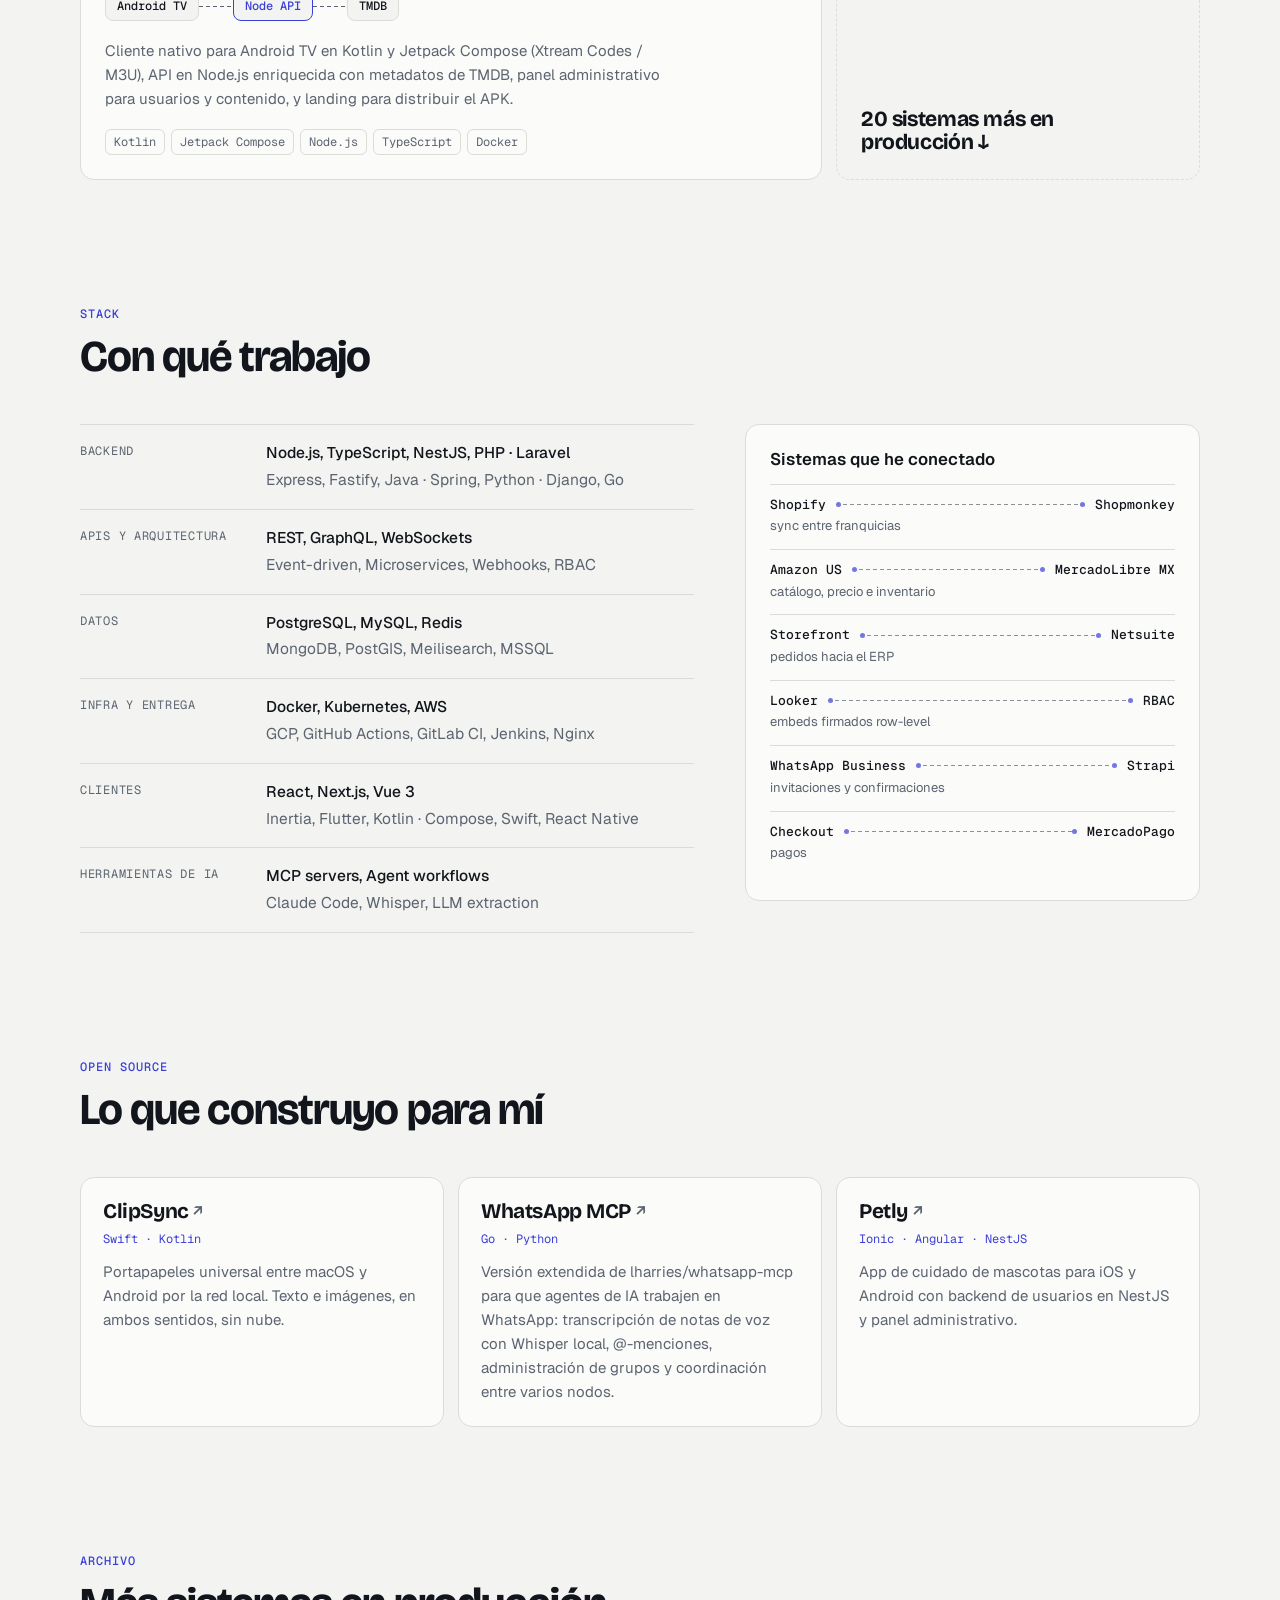
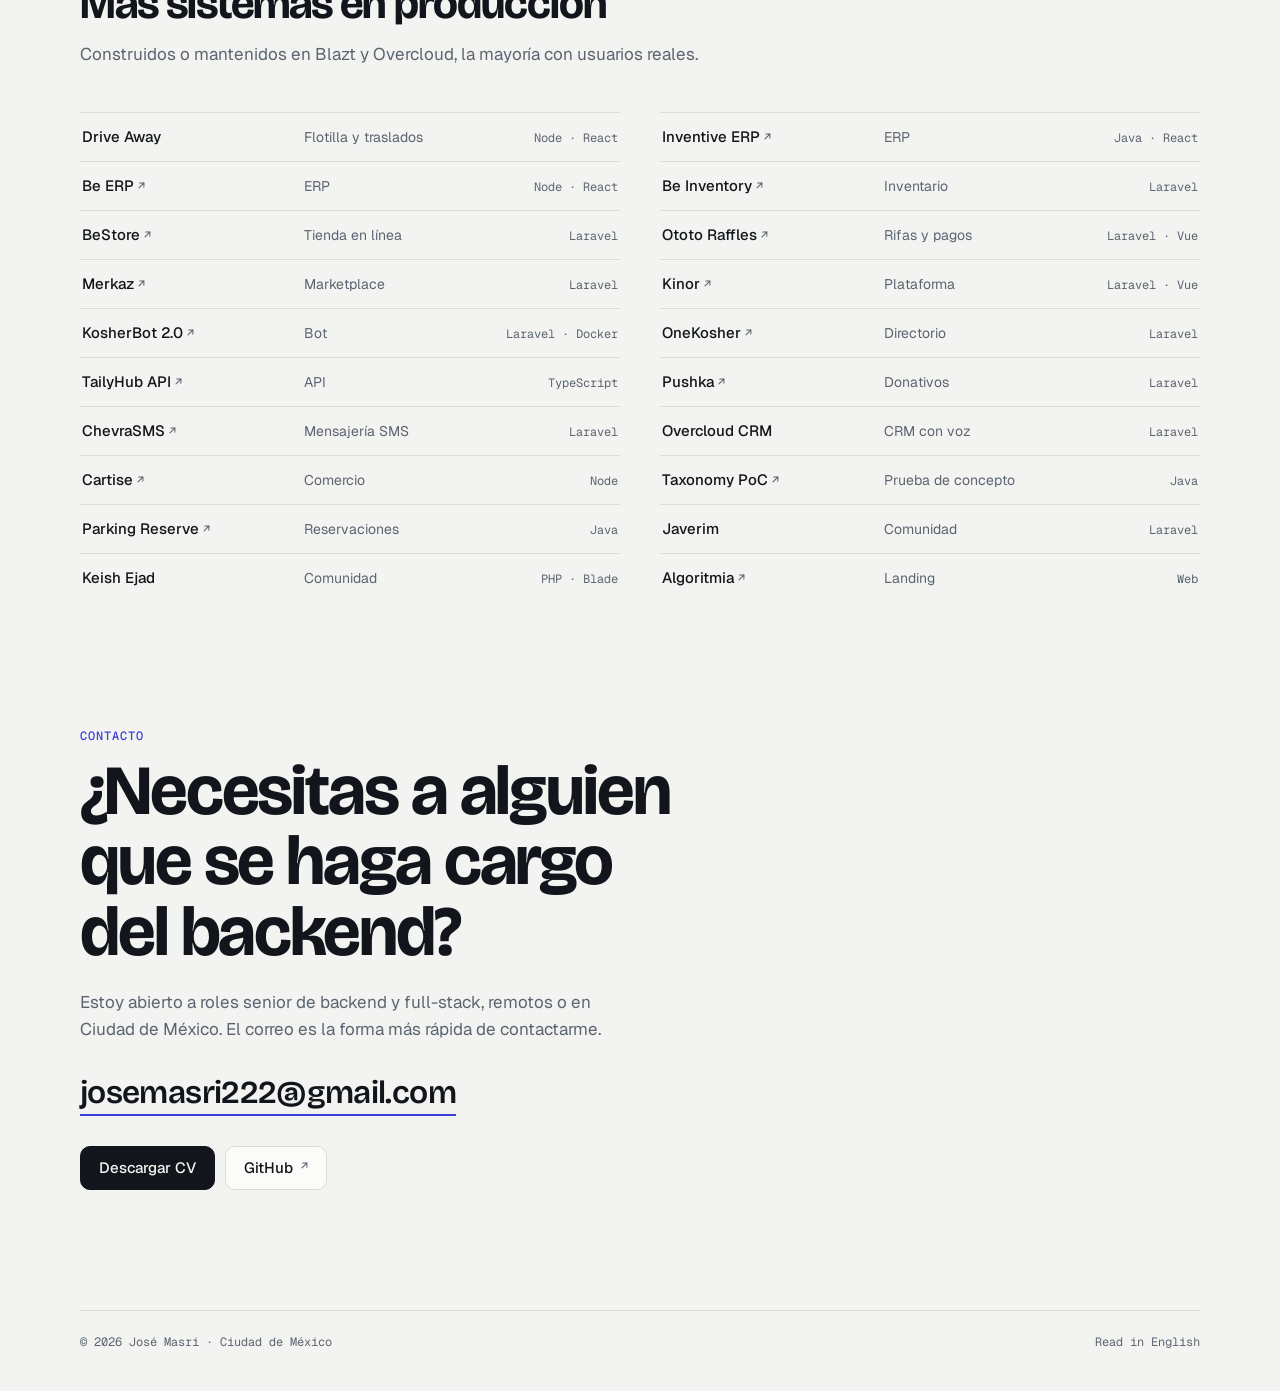
<file: es/index.html>
<!DOCTYPE html>
<!-- Generado por scripts/build.mjs desde content/site.mjs. No editar a mano. -->
<html lang="es-MX">
<head>
  <meta charset="UTF-8" />
  <meta name="viewport" content="width=device-width, initial-scale=1" />
  <title>José Masri — Senior Backend Engineer</title>
  <meta name="description" content="José Masri, Senior Backend Engineer en Ciudad de México. 7+ años construyendo APIs, integraciones y sistemas en producción con Node.js/TypeScript, Laravel, Java y Python." />
  <meta name="author" content="José Masri" />
  <meta name="color-scheme" content="light dark" />
  <meta name="theme-color" content="#F3F4F1" media="(prefers-color-scheme: light)" />
  <meta name="theme-color" content="#0D1014" media="(prefers-color-scheme: dark)" />
  <link rel="canonical" href="https://josemasri.com/es/" />
  <link rel="alternate" hreflang="en" href="https://josemasri.com/" />
  <link rel="alternate" hreflang="es-MX" href="https://josemasri.com/es/" />
  <link rel="alternate" hreflang="x-default" href="https://josemasri.com/" />
  <link rel="icon" href="../assets/favicon.svg" type="image/svg+xml" />

  <meta property="og:type" content="website" />
  <meta property="og:url" content="https://josemasri.com/es/" />
  <meta property="og:title" content="José Masri — Senior Backend Engineer" />
  <meta property="og:description" content="Construyo los backends de los que dependen otros sistemas. 7+ años de APIs, integraciones y sistemas en producción." />
  <meta property="og:locale" content="es_MX" />
  <meta property="og:locale:alternate" content="en_US" />
  <meta property="og:image" content="https://josemasri.com/assets/og-image.png" />
  <meta property="og:image:width" content="1200" />
  <meta property="og:image:height" content="630" />
  <meta name="twitter:card" content="summary_large_image" />
  <meta name="twitter:title" content="José Masri — Senior Backend Engineer" />
  <meta name="twitter:description" content="Construyo los backends de los que dependen otros sistemas. 7+ años de APIs, integraciones y sistemas en producción." />
  <meta name="twitter:image" content="https://josemasri.com/assets/og-image.png" />

  <link rel="preconnect" href="https://fonts.googleapis.com" />
  <link rel="preconnect" href="https://fonts.gstatic.com" crossorigin />
  <link rel="stylesheet" href="https://fonts.googleapis.com/css2?family=Bricolage+Grotesque:opsz,wght@12..96,500..800&family=Geist:wght@400..600&family=Geist+Mono:wght@400..500&display=swap" />
  <link rel="stylesheet" href="../styles/site.css" />

  <!-- Aplica el tema guardado antes de pintar, para que no parpadee. -->
  <script>try{var s=localStorage.getItem('theme');if(s==='light'||s==='dark')document.documentElement.dataset.theme=s}catch(e){}</script>
  <script type="application/ld+json">{"@context":"https://schema.org","@type":"Person","name":"José Masri Salame","alternateName":"José Masri","jobTitle":"Senior Backend Engineer","url":"https://josemasri.com","email":"mailto:josemasri222@gmail.com","sameAs":["https://github.com/josemasri"],"address":{"@type":"PostalAddress","addressLocality":"Mexico City","addressCountry":"MX"},"knowsAbout":["Node.js","TypeScript","NestJS","Laravel","Java","Python","PostgreSQL","Kubernetes","API design","Systems integration"]}</script>
</head>

<body>
  <a class="skip-link" href="#content">Saltar al contenido</a>

  <header class="bar">
    <a class="bar__mark" href="#top" aria-label="José Masri">jm<span class="bar__cursor" aria-hidden="true"></span></a>
    <nav class="bar__nav" aria-label="Secciones">
      <a href="#experience">Experiencia</a>
      <a href="#work">Proyectos</a>
      <a href="#stack">Stack</a>
      <a href="#contact">Contacto</a>
    </nav>
    <div class="bar__actions">
      <a class="bar__btn" href="../" hreflang="en" lang="en" title="Read in English">EN</a>
      <button class="bar__btn bar__theme" id="theme" type="button" aria-label="Cambiar tema de color" title="Cambiar tema de color">
        <svg viewBox="0 0 24 24" width="16" height="16" aria-hidden="true"><circle cx="12" cy="12" r="8.5" fill="none" stroke="currentColor" stroke-width="1.6"/><path d="M12 3.5a8.5 8.5 0 0 1 0 17z" fill="currentColor"/></svg>
      </button>
    </div>
  </header>

  <main id="content">
    <section class="hero" id="top">
      <p class="hero__meta"><span class="status status--live"><span class="status__dot" aria-hidden="true"></span>Ciudad de México · abierto a nuevas oportunidades</span></p>
      <h1 class="hero__title">
        <span class="hero__name">José Masri <span class="hero__role">Senior Backend Engineer</span></span>
        <span class="hero__thesis">Construyo los backends de los que dependen otros sistemas.</span>
      </h1>
      <p class="hero__lede">Senior Backend Engineer con 7+ años lanzando APIs, integraciones y plataformas que aguantan producción. Hoy trabajo en el <strong>equipo de JavaScript Ecosystem de Indeed</strong> vía AgileEngine, manteniendo el runtime de Node.js, las librerías y las imágenes sobre las que construyen otros equipos.</p>
      <div class="actions">
        <a class="btn btn--solid" href="../assets/cv-jose-masri.pdf" download>Descargar CV</a>
        <a class="btn" href="mailto:josemasri222@gmail.com">Escríbeme</a>
        <a class="btn btn--quiet" href="https://github.com/josemasri" target="_blank" rel="noopener">GitHub <span class="arrow" aria-hidden="true">↗</span></a>
      </div>
    </section>

    <section class="section" id="experience" aria-labelledby="experience-h">
      <div class="section__head">
        <p class="eyebrow">Experiencia</p>
        <h2 class="section__title" id="experience-h">Trayectoria, como un trace</h2>
        <p class="section__intro">Cada barra es un rol, colocado en su línea de tiempo real. Abre uno para ver qué entregué ahí.</p>
      </div>

      <div class="trace" style="--axis-start:2016; --axis-end:2026.8">
        <div class="trace__meta" aria-hidden="true">
          <span>trace <b>josemasri.career</b></span>
          <span>5 spans</span>
          <span>10a 10m</span>
          <span class="trace__legend"><i class="key key--solid"></i>tiempo completo <i class="key key--hatch"></i>en paralelo</span>
        </div>
        <div class="trace__axis" aria-hidden="true">
          <span class="trace__axis-spacer"></span>
          <span class="trace__ticks"><span style="--y:2016">’16</span><span style="--y:2017">’17</span><span style="--y:2018">’18</span><span style="--y:2019">’19</span><span style="--y:2020">’20</span><span style="--y:2021">’21</span><span style="--y:2022">’22</span><span style="--y:2023">’23</span><span style="--y:2024">’24</span><span style="--y:2025">’25</span><span style="--y:2026">’26</span></span>
        </div>
        <ol class="trace__spans">
          <li>
            <details class="span span--parallel " style="--start:2016; --end:2020">
              <summary class="span__row">
                <span class="span__label">
                  <span class="span__role">Software Engineer</span>
                  <span class="span__co">Freelance <span class="span__client">· startups</span></span>
                </span>
                <span class="span__track" aria-hidden="true"><span class="span__bar"><span class="span__time">2016 – 2020</span></span></span>
                <span class="visually-hidden">2016 – 2020</span>
              </summary>
              <div class="span__detail">
                <ul class="span__points">
                  <li>Lideré el desarrollo y equipos pequeños en productos de startups: <strong>JMatch</strong>, una app de citas comunitaria, y <strong>Yad LaKala Raffles</strong>, e-commerce con pagos de MercadoPago.</li>
                </ul>
                <ul class="chips"><li class="chip">Node.js</li><li class="chip">MongoDB</li><li class="chip">Next.js</li><li class="chip">Strapi</li><li class="chip">Ionic</li><li class="chip">MercadoPago</li></ul>
              </div>
            </details>
          </li>

          <li>
            <details class="span  " style="--start:2018; --end:2019">
              <summary class="span__row">
                <span class="span__label">
                  <span class="span__role">Full Stack Engineer</span>
                  <span class="span__co">Printogo <span class="span__client">· impresión y entrega</span></span>
                </span>
                <span class="span__track" aria-hidden="true"><span class="span__bar"><span class="span__time">2018 – 2019</span></span></span>
                <span class="visually-hidden">2018 – 2019</span>
              </summary>
              <div class="span__detail">
                <ul class="span__points">
                  <li>Diseñé la arquitectura de una plataforma de impresión y entrega con backend, web y móvil.</li>
                  <li>Construí la API en tiempo real (Socket.io) y sus integraciones, la endurecí y la desplegué en Docker y Kubernetes.</li>
                </ul>
                <ul class="chips"><li class="chip">NestJS</li><li class="chip">PostgreSQL</li><li class="chip">Redis</li><li class="chip">Socket.io</li><li class="chip">React Native</li><li class="chip">Kubernetes</li></ul>
              </div>
            </details>
          </li>

          <li>
            <details class="span  " style="--start:2020; --end:2021">
              <summary class="span__row">
                <span class="span__label">
                  <span class="span__role">Backend / Integrations Engineer</span>
                  <span class="span__co">Máscara de Látex <span class="span__client">· e-commerce</span></span>
                </span>
                <span class="span__track" aria-hidden="true"><span class="span__bar"><span class="span__time">2020 – 2021</span></span></span>
                <span class="visually-hidden">2020 – 2021</span>
              </summary>
              <div class="span__detail">
                <ul class="span__points">
                  <li>Conecté el storefront con sistemas ERP y de marketplace: <strong>Netsuite, Shopify GraphQL y la API de Amazon</strong>.</li>
                  <li>Migré el servicio de integraciones a Docker y lo estabilicé.</li>
                </ul>
                <ul class="chips"><li class="chip">Node.js</li><li class="chip">Express</li><li class="chip">MongoDB</li><li class="chip">MySQL</li><li class="chip">Netsuite</li><li class="chip">Docker</li></ul>
              </div>
            </details>
          </li>

          <li>
            <details class="span  " style="--start:2021; --end:2022">
              <summary class="span__row">
                <span class="span__label">
                  <span class="span__role">Full Stack Engineering Manager</span>
                  <span class="span__co">Jellyfish <span class="span__client">· productos fintech</span></span>
                </span>
                <span class="span__track" aria-hidden="true"><span class="span__bar"><span class="span__time">2021 – 2022</span></span></span>
                <span class="visually-hidden">2021 – 2022</span>
              </summary>
              <div class="span__detail">
                <ul class="span__points">
                  <li>Lideré la arquitectura backend y un equipo pequeño en tres productos fintech, del requerimiento a producción, incluyendo code review y mentoría.</li>
                  <li><strong>Plataforma de onboarding bancario:</strong> diseñé la arquitectura, construí el CMS y el backend administrativo, y migré la infraestructura a Docker y Kubernetes.</li>
                  <li><strong>Transacciones contactless</strong> y un <strong>centro de métodos de pago</strong>: APIs, paneles administrativos, Amazon Gift Card API y reportes.</li>
                  <li><strong>Prosa Analytics:</strong> dashboards de Looker embebidos para uno de los procesadores de pagos más grandes de México, con acceso firmado row-level para que cada rol vea solo sus transacciones.</li>
                </ul>
                <ul class="chips"><li class="chip">NestJS</li><li class="chip">MongoDB</li><li class="chip">PostgreSQL</li><li class="chip">Redis</li><li class="chip">Next.js</li><li class="chip">Kubernetes</li><li class="chip">Looker</li></ul>
              </div>
            </details>
          </li>

          <li>
            <details class="span  span--live" style="--start:2022; --end:2026.8" open data-live>
              <summary class="span__row">
                <span class="span__label">
                  <span class="span__role">Senior Backend Engineer</span>
                  <span class="span__co">AgileEngine <span class="span__client">· para Indeed y otros clientes</span></span>
                </span>
                <span class="span__track" aria-hidden="true"><span class="span__bar"><span class="span__time">2022 – hoy</span></span></span>
                <span class="visually-hidden">2022 – hoy</span>
              </summary>
              <div class="span__detail">
                <ul class="span__points">
                  <li><strong>Indeed · JavaScript Ecosystem:</strong> librerías core de Node.js, imágenes Docker y plantillas de proyecto que usan los equipos internos para estandarizar cómo se crean y despliegan servicios.</li>
                  <li>Migré servicios en producción a versiones nuevas de Node.js, quitando dependencias obsoletas y cerrando huecos de seguridad.</li>
                  <li>Automatización con NPM y Bash para CI/CD que redujo pasos manuales de release y tiempos de build.</li>
                  <li><strong>Moran Family of Brands:</strong> integración que mantiene sincronizadas las tiendas Shopify de varias franquicias con Shopmonkey.</li>
                  <li><strong>Guardian Bikes:</strong> secciones de storefront a la medida en Shopify Liquid y trabajo con la API de Shopify.</li>
                </ul>
                <ul class="chips"><li class="chip">Node.js</li><li class="chip">TypeScript</li><li class="chip">Docker</li><li class="chip">GitLab CI</li><li class="chip">Jest</li><li class="chip">Shopify GraphQL</li><li class="chip">MySQL</li><li class="chip">MSSQL</li></ul>
              </div>
            </details>
          </li>
        </ol>
      </div>
      <p class="section__foot"><a class="text-link" href="../assets/cv-jose-masri.pdf" download>Historial completo en el CV <span aria-hidden="true">↓</span></a></p>
    </section>

    <section class="section" id="work" aria-labelledby="work-h">
      <div class="section__head">
        <p class="eyebrow">Proyectos destacados</p>
        <h2 class="section__title" id="work-h">Sistemas que diseñé y entregué</h2>
        <p class="section__intro">Productos que diseñé y construí de punta a punta, la mayoría fuera de mi trabajo principal. Cada uno sostiene operación real: dinero, inventario, salones, inmuebles.</p>
      </div>
      <div class="bento">
        <article class="card project project--lg">
          <header class="project__head">
            <p class="project__domain">Arbitraje entre marketplaces <span class="project__org">· Blazt</span></p>
            <span class="status status--live"><span class="status__dot" aria-hidden="true"></span>En producción</span>
          </header>
          <h3 class="project__name"><a href="https://ecommerce.blazt.dev" target="_blank" rel="noopener">ERP E-commerce <span class="arrow" aria-hidden="true">↗</span></a></h3>
          <ol class="flow" aria-label="Amazon US → ERP → MercadoLibre MX"><li>Amazon US</li><li>ERP</li><li>MercadoLibre MX</li></ol>
          <p class="project__text">Detecta diferencias de precio entre Amazon US y MercadoLibre MX, sincroniza catálogo e inventario y publica en ambos. Monorepo TypeScript con API, panel administrativo y storefront propio sobre PostgreSQL.</p>
          <ul class="chips"><li class="chip">TypeScript</li><li class="chip">Node.js</li><li class="chip">PostgreSQL</li><li class="chip">React</li></ul>
        </article>

        <article class="card project">
          <header class="project__head">
            <p class="project__domain">Core bancario <span class="project__org">· Blazt</span></p>
            <span class="status status--live"><span class="status__dot" aria-hidden="true"></span>En producción</span>
          </header>
          <h3 class="project__name"><a href="https://bebank.mx" target="_blank" rel="noopener">Bebank <span class="arrow" aria-hidden="true">↗</span></a></h3>
          
          <p class="project__text">Cuentas, transacciones, back-office y onboarding de clientes. Fui el autor principal del repositorio.</p>
          <ul class="chips"><li class="chip">Java</li><li class="chip">Spring</li><li class="chip">React</li><li class="chip">TypeScript</li></ul>
        </article>

        <article class="card project">
          <header class="project__head">
            <p class="project__domain">Educación B2B <span class="project__org">· Jambo Kids</span></p>
            <span class="status status--building"><span class="status__dot" aria-hidden="true"></span>En desarrollo</span>
          </header>
          <h3 class="project__name">Jambo</h3>
          
          <p class="project__text">Cada escuela carga su propio currículum y los niños lo juegan en iPad, offline-first. Un contrato JSON compartido lo valida la API y lo parsea la app, así que una divergencia rompe el CI y no una tablet en el salón.</p>
          <ul class="chips"><li class="chip">Laravel 13</li><li class="chip">Filament</li><li class="chip">Flutter</li><li class="chip">PostgreSQL</li></ul>
        </article>

        <article class="card project">
          <header class="project__head">
            <p class="project__domain">Crédito al consumo <span class="project__org">· Overcloud</span></p>
            <span class="status status--live"><span class="status__dot" aria-hidden="true"></span>En producción</span>
          </header>
          <h3 class="project__name"><a href="https://motofinancia.devgeai.com" target="_blank" rel="noopener">MotoFinancia <span class="arrow" aria-hidden="true">↗</span></a></h3>
          
          <p class="project__text">Financiamiento de motos de punta a punta: originación de crédito, cobranza y red de distribuidores, entre API, panel administrativo, portal de dealers y sitio público.</p>
          <ul class="chips"><li class="chip">Laravel</li><li class="chip">React</li><li class="chip">MySQL</li></ul>
        </article>

        <article class="card project">
          <header class="project__head">
            <p class="project__domain">Marketplace inmobiliario</p>
            <span class="status status--building"><span class="status__dot" aria-hidden="true"></span>En desarrollo</span>
          </header>
          <h3 class="project__name">Living Patrimonial</h3>
          
          <p class="project__text">Departamentos verificados en renta y venta. Los dueños publican con un wizard de 4 pasos, un admin aprueba desde una cola de revisión y la gente busca en un mapa con filtros geográficos. Login con OTP por SMS y WhatsApp.</p>
          <ul class="chips"><li class="chip">Laravel 13</li><li class="chip">Vue 3</li><li class="chip">PostGIS</li><li class="chip">Meilisearch</li></ul>
        </article>

        <article class="card project project--lg">
          <header class="project__head">
            <p class="project__domain">Plataforma de streaming <span class="project__org">· Blazt</span></p>
            <span class="status status--private"><span class="status__dot" aria-hidden="true"></span>Privado</span>
          </header>
          <h3 class="project__name">JoeTV</h3>
          <ol class="flow" aria-label="Android TV → Node API → TMDB"><li>Android TV</li><li>Node API</li><li>TMDB</li></ol>
          <p class="project__text">Cliente nativo para Android TV en Kotlin y Jetpack Compose (Xtream Codes / M3U), API en Node.js enriquecida con metadatos de TMDB, panel administrativo para usuarios y contenido, y landing para distribuir el APK.</p>
          <ul class="chips"><li class="chip">Kotlin</li><li class="chip">Jetpack Compose</li><li class="chip">Node.js</li><li class="chip">TypeScript</li><li class="chip">Docker</li></ul>
        </article>
        <a class="card project project--more" href="#archive">
          <p class="project__domain">Archivo</p>
          <p class="project__name">20 sistemas más en producción&nbsp;<span aria-hidden="true">↓</span></p>
        </a>
      </div>
    </section>

    <section class="section" id="stack" aria-labelledby="stack-h">
      <div class="section__head">
        <p class="eyebrow">Stack</p>
        <h2 class="section__title" id="stack-h">Con qué trabajo</h2>
      </div>
      <div class="stack">
        <dl class="stack__groups">
          <div class="stack__row">
            <dt>Backend</dt>
            <dd><span class="stack__primary">Node.js, TypeScript, NestJS, PHP · Laravel</span><span class="stack__rest">Express, Fastify, Java · Spring, Python · Django, Go</span></dd>
          </div>

          <div class="stack__row">
            <dt>APIs y arquitectura</dt>
            <dd><span class="stack__primary">REST, GraphQL, WebSockets</span><span class="stack__rest">Event-driven, Microservices, Webhooks, RBAC</span></dd>
          </div>

          <div class="stack__row">
            <dt>Datos</dt>
            <dd><span class="stack__primary">PostgreSQL, MySQL, Redis</span><span class="stack__rest">MongoDB, PostGIS, Meilisearch, MSSQL</span></dd>
          </div>

          <div class="stack__row">
            <dt>Infra y entrega</dt>
            <dd><span class="stack__primary">Docker, Kubernetes, AWS</span><span class="stack__rest">GCP, GitHub Actions, GitLab CI, Jenkins, Nginx</span></dd>
          </div>

          <div class="stack__row">
            <dt>Clientes</dt>
            <dd><span class="stack__primary">React, Next.js, Vue 3</span><span class="stack__rest">Inertia, Flutter, Kotlin · Compose, Swift, React Native</span></dd>
          </div>

          <div class="stack__row">
            <dt>Herramientas de IA</dt>
            <dd><span class="stack__primary">MCP servers, Agent workflows</span><span class="stack__rest">Claude Code, Whisper, LLM extraction</span></dd>
          </div>
        </dl>
        <div class="card links">
          <h3 class="links__title">Sistemas que he conectado</h3>
          <ul class="links__list">
          <li class="link-row">
            <span class="link-row__pair"><span>Shopify</span><span class="link-row__wire" aria-hidden="true"></span><span>Shopmonkey</span></span>
            <span class="link-row__note">sync entre franquicias</span>
          </li>

          <li class="link-row">
            <span class="link-row__pair"><span>Amazon US</span><span class="link-row__wire" aria-hidden="true"></span><span>MercadoLibre MX</span></span>
            <span class="link-row__note">catálogo, precio e inventario</span>
          </li>

          <li class="link-row">
            <span class="link-row__pair"><span>Storefront</span><span class="link-row__wire" aria-hidden="true"></span><span>Netsuite</span></span>
            <span class="link-row__note">pedidos hacia el ERP</span>
          </li>

          <li class="link-row">
            <span class="link-row__pair"><span>Looker</span><span class="link-row__wire" aria-hidden="true"></span><span>RBAC</span></span>
            <span class="link-row__note">embeds firmados row-level</span>
          </li>

          <li class="link-row">
            <span class="link-row__pair"><span>WhatsApp Business</span><span class="link-row__wire" aria-hidden="true"></span><span>Strapi</span></span>
            <span class="link-row__note">invitaciones y confirmaciones</span>
          </li>

          <li class="link-row">
            <span class="link-row__pair"><span>Checkout</span><span class="link-row__wire" aria-hidden="true"></span><span>MercadoPago</span></span>
            <span class="link-row__note">pagos</span>
          </li>
          </ul>
        </div>
      </div>
    </section>

    <section class="section" id="open-source" aria-labelledby="oss-h">
      <div class="section__head">
        <p class="eyebrow">Open source</p>
        <h2 class="section__title" id="oss-h">Lo que construyo para mí</h2>
      </div>
      <div class="oss-grid">
        <article class="card oss">
          <h3 class="oss__name"><a href="https://github.com/josemasri/ClipSync" target="_blank" rel="noopener">ClipSync <span class="arrow" aria-hidden="true">↗</span></a></h3>
          <p class="oss__tech">Swift · Kotlin</p>
          <p class="oss__text">Portapapeles universal entre macOS y Android por la red local. Texto e imágenes, en ambos sentidos, sin nube.</p>
        </article>

        <article class="card oss">
          <h3 class="oss__name"><a href="https://github.com/josemasri/whatsapp-mcp" target="_blank" rel="noopener">WhatsApp MCP <span class="arrow" aria-hidden="true">↗</span></a></h3>
          <p class="oss__tech">Go · Python</p>
          <p class="oss__text">Versión extendida de lharries/whatsapp-mcp para que agentes de IA trabajen en WhatsApp: transcripción de notas de voz con Whisper local, @-menciones, administración de grupos y coordinación entre varios nodos.</p>
        </article>

        <article class="card oss">
          <h3 class="oss__name"><a href="https://github.com/josemasri/petlyApp" target="_blank" rel="noopener">Petly <span class="arrow" aria-hidden="true">↗</span></a></h3>
          <p class="oss__tech">Ionic · Angular · NestJS</p>
          <p class="oss__text">App de cuidado de mascotas para iOS y Android con backend de usuarios en NestJS y panel administrativo.</p>
        </article>
      </div>
    </section>

    <section class="section" id="archive" aria-labelledby="archive-h">
      <div class="section__head">
        <p class="eyebrow">Archivo</p>
        <h2 class="section__title" id="archive-h">Más sistemas en producción</h2>
        <p class="section__intro">Construidos o mantenidos en Blazt y Overcloud, la mayoría con usuarios reales.</p>
      </div>
      <ul class="log">
          <li class="log__item"><span class="log__link"><span class="log__name">Drive Away</span><span class="log__what">Flotilla y traslados</span><span class="log__tech">Node · React</span></span></li>
          <li class="log__item"><a class="log__link" href="https://erp.blazt.dev" target="_blank" rel="noopener"><span class="log__name">Inventive ERP <span class="arrow" aria-hidden="true">↗</span></span><span class="log__what">ERP</span><span class="log__tech">Java · React</span></a></li>
          <li class="log__item"><a class="log__link" href="https://be-erp.blazt.dev" target="_blank" rel="noopener"><span class="log__name">Be ERP <span class="arrow" aria-hidden="true">↗</span></span><span class="log__what">ERP</span><span class="log__tech">Node · React</span></a></li>
          <li class="log__item"><a class="log__link" href="https://inventory.blazt.dev" target="_blank" rel="noopener"><span class="log__name">Be Inventory <span class="arrow" aria-hidden="true">↗</span></span><span class="log__what">Inventario</span><span class="log__tech">Laravel</span></a></li>
          <li class="log__item"><a class="log__link" href="https://bestore.blazt.dev" target="_blank" rel="noopener"><span class="log__name">BeStore <span class="arrow" aria-hidden="true">↗</span></span><span class="log__what">Tienda en línea</span><span class="log__tech">Laravel</span></a></li>
          <li class="log__item"><a class="log__link" href="https://mrwin.com.mx" target="_blank" rel="noopener"><span class="log__name">Ototo Raffles <span class="arrow" aria-hidden="true">↗</span></span><span class="log__what">Rifas y pagos</span><span class="log__tech">Laravel · Vue</span></a></li>
          <li class="log__item"><a class="log__link" href="https://merkaz.mx" target="_blank" rel="noopener"><span class="log__name">Merkaz <span class="arrow" aria-hidden="true">↗</span></span><span class="log__what">Marketplace</span><span class="log__tech">Laravel</span></a></li>
          <li class="log__item"><a class="log__link" href="https://kinor.s2.devgeai.com" target="_blank" rel="noopener"><span class="log__name">Kinor <span class="arrow" aria-hidden="true">↗</span></span><span class="log__what">Plataforma</span><span class="log__tech">Laravel · Vue</span></a></li>
          <li class="log__item"><a class="log__link" href="https://kosherbot.overcloud.us" target="_blank" rel="noopener"><span class="log__name">KosherBot 2.0 <span class="arrow" aria-hidden="true">↗</span></span><span class="log__what">Bot</span><span class="log__tech">Laravel · Docker</span></a></li>
          <li class="log__item"><a class="log__link" href="https://onekosher.overcloud.us" target="_blank" rel="noopener"><span class="log__name">OneKosher <span class="arrow" aria-hidden="true">↗</span></span><span class="log__what">Directorio</span><span class="log__tech">Laravel</span></a></li>
          <li class="log__item"><a class="log__link" href="https://tailyhub.overcloud.us" target="_blank" rel="noopener"><span class="log__name">TailyHub API <span class="arrow" aria-hidden="true">↗</span></span><span class="log__what">API</span><span class="log__tech">TypeScript</span></a></li>
          <li class="log__item"><a class="log__link" href="https://pushka.overcloud.us" target="_blank" rel="noopener"><span class="log__name">Pushka <span class="arrow" aria-hidden="true">↗</span></span><span class="log__what">Donativos</span><span class="log__tech">Laravel</span></a></li>
          <li class="log__item"><a class="log__link" href="https://chevrasms.overcloud.us" target="_blank" rel="noopener"><span class="log__name">ChevraSMS <span class="arrow" aria-hidden="true">↗</span></span><span class="log__what">Mensajería SMS</span><span class="log__tech">Laravel</span></a></li>
          <li class="log__item"><span class="log__link"><span class="log__name">Overcloud CRM</span><span class="log__what">CRM con voz</span><span class="log__tech">Laravel</span></span></li>
          <li class="log__item"><a class="log__link" href="https://cartise.app" target="_blank" rel="noopener"><span class="log__name">Cartise <span class="arrow" aria-hidden="true">↗</span></span><span class="log__what">Comercio</span><span class="log__tech">Node</span></a></li>
          <li class="log__item"><a class="log__link" href="https://taxonomy.blazt.dev" target="_blank" rel="noopener"><span class="log__name">Taxonomy PoC <span class="arrow" aria-hidden="true">↗</span></span><span class="log__what">Prueba de concepto</span><span class="log__tech">Java</span></a></li>
          <li class="log__item"><a class="log__link" href="https://parking.blazt.dev" target="_blank" rel="noopener"><span class="log__name">Parking Reserve <span class="arrow" aria-hidden="true">↗</span></span><span class="log__what">Reservaciones</span><span class="log__tech">Java</span></a></li>
          <li class="log__item"><span class="log__link"><span class="log__name">Javerim</span><span class="log__what">Comunidad</span><span class="log__tech">Laravel</span></span></li>
          <li class="log__item"><span class="log__link"><span class="log__name">Keish Ejad</span><span class="log__what">Comunidad</span><span class="log__tech">PHP · Blade</span></span></li>
          <li class="log__item"><a class="log__link" href="https://algoritmia-trading.com" target="_blank" rel="noopener"><span class="log__name">Algoritmia <span class="arrow" aria-hidden="true">↗</span></span><span class="log__what">Landing</span><span class="log__tech">Web</span></a></li>
      </ul>
    </section>

    <section class="section contact" id="contact" aria-labelledby="contact-h">
      <p class="eyebrow">Contacto</p>
      <h2 class="contact__title" id="contact-h">¿Necesitas a alguien que se haga cargo del backend?</h2>
      <p class="contact__text">Estoy abierto a roles senior de backend y full-stack, remotos o en Ciudad de México. El correo es la forma más rápida de contactarme.</p>
      <a class="contact__email" href="mailto:josemasri222@gmail.com">josemasri222@gmail.com</a>
      <div class="actions">
        <a class="btn btn--solid" href="../assets/cv-jose-masri.pdf" download>Descargar CV</a>
        <a class="btn" href="https://github.com/josemasri" target="_blank" rel="noopener">GitHub <span class="arrow" aria-hidden="true">↗</span></a>
      </div>
    </section>
  </main>

  <footer class="footer">
    <span>© <span id="year">2026</span> José Masri · Ciudad de México</span>
    <a href="../" hreflang="en" lang="en">Read in English</a>
  </footer>

  <script src="../src/site.js" defer></script>
</body>
</html>
</file>
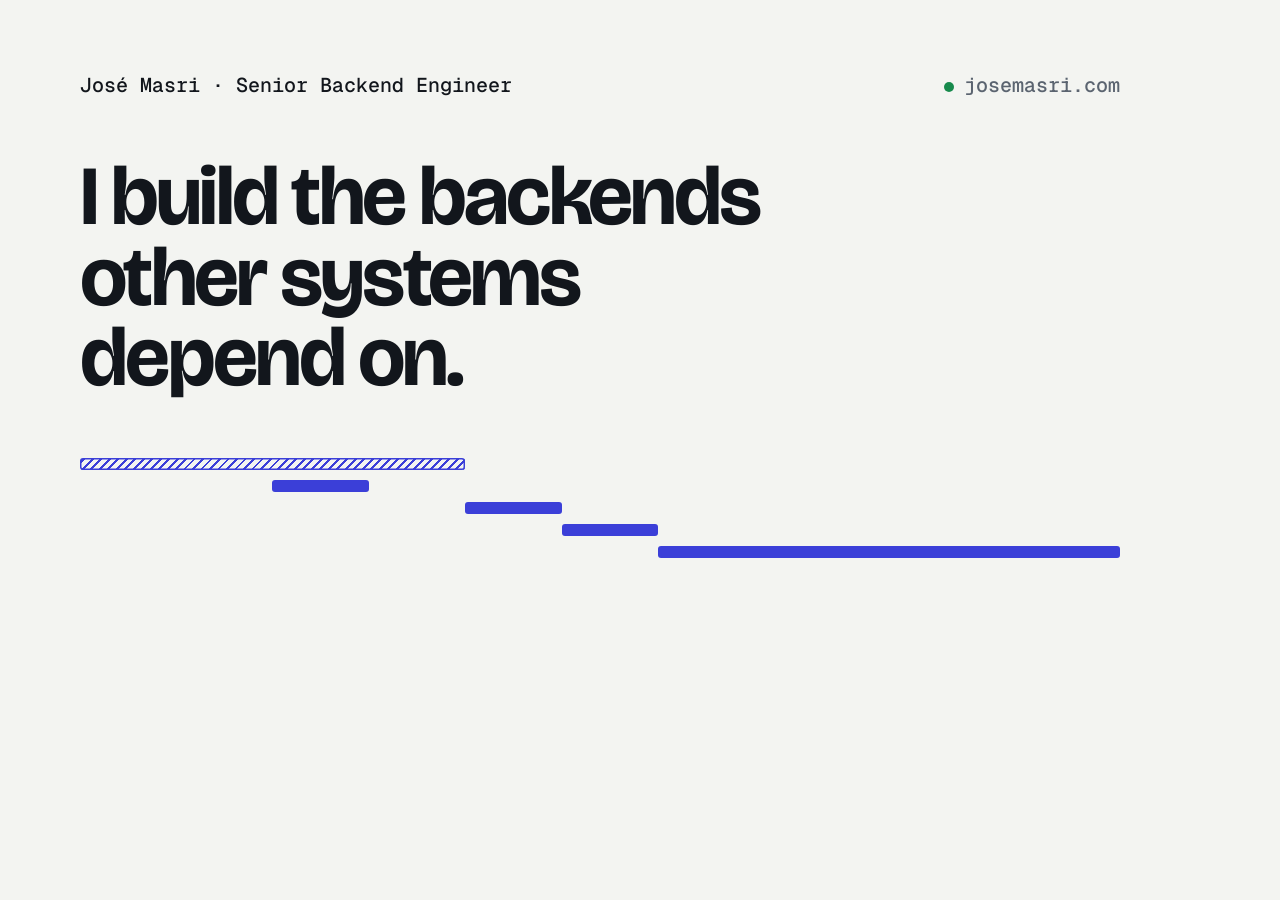
<file: scripts/og.html>
<!DOCTYPE html>
<!-- Plantilla de assets/og-image.png (1200x630). Se renderiza con: node scripts/og.mjs -->
<html><head><meta charset="UTF-8">
<link rel="stylesheet" href="https://fonts.googleapis.com/css2?family=Bricolage+Grotesque:opsz,wght@12..96,700&family=Geist:wght@500&family=Geist+Mono:wght@400;500&display=swap">
<style>
  body{margin:0;width:1200px;height:630px;background:#F3F4F1;color:#12161C;font-family:Geist,sans-serif;display:flex;flex-direction:column;justify-content:space-between;padding:72px 80px;box-sizing:border-box}
  .top{display:flex;justify-content:space-between;font:500 20px 'Geist Mono',monospace;color:#5B6470}
  .top b{color:#12161C;font-weight:500}.top span::before{content:"";display:inline-block;width:10px;height:10px;border-radius:50%;background:#178A4C;margin-right:10px}
  h1{margin:0;font:700 84px/.96 'Bricolage Grotesque';font-variation-settings:"opsz" 96;letter-spacing:-.032em;max-width:15ch}
  .trace{display:grid;gap:10px}
  .row{position:relative;height:12px}.bar{position:absolute;top:0;height:12px;border-radius:3px;background:#3B3FD8}
  .hatch{background:repeating-linear-gradient(-45deg,#3B3FD8 0 2px,transparent 2px 6px);box-shadow:inset 0 0 0 1.5px #3B3FD8}
</style></head><body>
  <div class="top"><b>José Masri · Senior Backend Engineer</b><span>josemasri.com</span></div>
  <h1>I build the backends other systems depend on.</h1>
  <div class="trace">
    <div class="row"><div class="bar hatch" style="left:0;width:37%"></div></div>
    <div class="row"><div class="bar" style="left:18.5%;width:9.3%"></div></div>
    <div class="row"><div class="bar" style="left:37%;width:9.3%"></div></div>
    <div class="row"><div class="bar" style="left:46.3%;width:9.3%"></div></div>
    <div class="row"><div class="bar" style="left:55.6%;width:44.4%"></div></div>
  </div>
</body></html>
</file>
<file: styles/site.css>
/* josemasri.com
   Tokens primero; todo lo demás se deriva de aquí. El modo oscuro solo redefine colores. */

:root {
  --bg: #F3F4F1;
  --surface: #FBFBF9;
  --ink: #12161C;
  --muted: #5B6470;
  --line: #DADDD6;
  --accent: #3B3FD8;
  --accent-ink: #FFFFFF;
  --live: #178A4C;
  --building: #A76A12;
  --private: #6F7782;

  --font-display: 'Bricolage Grotesque', ui-sans-serif, system-ui, sans-serif;
  --font-body: 'Geist', ui-sans-serif, system-ui, -apple-system, 'Segoe UI', sans-serif;
  --font-mono: 'Geist Mono', ui-monospace, 'SF Mono', Menlo, monospace;

  --max: 1120px;
  --gutter: clamp(16px, 4vw, 40px);
  --radius: 14px;
  --ease: cubic-bezier(.2, .7, .2, 1);

  color-scheme: light;
  interpolate-size: allow-keywords;
}

@media (prefers-color-scheme: dark) {
  :root:not([data-theme="light"]) {
    --bg: #0D1014;
    --surface: #14181E;
    --ink: #E7E9E4;
    --muted: #8E96A1;
    --line: #262B33;
    --accent: #8F94FF;
    --accent-ink: #0D1014;
    --live: #3DCB7E;
    --building: #E3A93B;
    --private: #8E96A1;
    color-scheme: dark;
  }
}
:root[data-theme="dark"] {
  --bg: #0D1014;
  --surface: #14181E;
  --ink: #E7E9E4;
  --muted: #8E96A1;
  --line: #262B33;
  --accent: #8F94FF;
  --accent-ink: #0D1014;
  --live: #3DCB7E;
  --building: #E3A93B;
  --private: #8E96A1;
  color-scheme: dark;
}

/* ---------- Base ---------- */

*, *::before, *::after { box-sizing: border-box; }
html { scroll-behavior: smooth; scroll-padding-top: 80px; -webkit-text-size-adjust: 100%; }
body {
  margin: 0;
  background: var(--bg);
  color: var(--ink);
  font: 400 1rem/1.6 var(--font-body);
  -webkit-font-smoothing: antialiased;
  text-rendering: optimizeLegibility;
}
h1, h2, h3, p, ul, ol, dl, dd { margin: 0; padding: 0; }
ul, ol { list-style: none; }
a { color: inherit; text-decoration: none; }
strong { font-weight: 600; }
::selection { background: var(--accent); color: var(--accent-ink); }

:focus-visible { outline: 2px solid var(--accent); outline-offset: 3px; border-radius: 4px; }

.visually-hidden {
  position: absolute; width: 1px; height: 1px; overflow: hidden;
  clip-path: inset(50%); white-space: nowrap;
}
.skip-link {
  position: absolute; left: 16px; top: -48px; z-index: 20;
  padding: 8px 14px; border-radius: 8px;
  background: var(--ink); color: var(--bg); font-weight: 500;
}
.skip-link:focus { top: 12px; }

.arrow { font-family: var(--font-mono); font-size: .8em; color: var(--muted); transition: color .2s, translate .2s var(--ease); display: inline-block; }
a:hover .arrow { color: var(--accent); translate: 2px -2px; }

/* ---------- Barra superior ---------- */

.bar {
  position: sticky; top: 0; z-index: 10;
  display: flex; align-items: center; gap: 24px;
  max-width: calc(var(--max) + 2 * var(--gutter));
  margin: 0 auto;
  padding: 14px var(--gutter);
  background: color-mix(in oklab, var(--bg) 82%, transparent);
  backdrop-filter: blur(12px) saturate(1.4);
  -webkit-backdrop-filter: blur(12px) saturate(1.4);
}
.bar::after {
  content: ""; position: absolute; inset: auto var(--gutter) 0;
  height: 1px; background: var(--line);
}
.bar__mark {
  font: 500 15px/1 var(--font-mono);
  letter-spacing: -.02em;
  display: inline-flex; align-items: center; gap: 2px;
}
.bar__cursor { width: 7px; height: 15px; background: var(--accent); display: inline-block; }
.bar__nav { display: flex; gap: 22px; margin-left: auto; font-size: 14px; color: var(--muted); }
.bar__nav a { transition: color .2s; }
.bar__nav a:hover { color: var(--ink); }
.bar__actions { display: flex; gap: 6px; }
.bar__btn {
  display: inline-grid; place-items: center;
  min-width: 34px; height: 30px; padding: 0 8px;
  border: 1px solid var(--line); border-radius: 8px;
  background: transparent; color: var(--ink);
  font: 500 12px/1 var(--font-mono); cursor: pointer;
  transition: border-color .2s, background .2s;
}
.bar__btn:hover { border-color: var(--muted); }
.bar__theme svg { transition: rotate .4s var(--ease); }
:root[data-theme="dark"] .bar__theme svg { rotate: 180deg; }

/* ---------- Layout ---------- */

main, .footer {
  max-width: calc(var(--max) + 2 * var(--gutter));
  margin: 0 auto;
  padding: 0 var(--gutter);
}
.section { padding-block: clamp(72px, 10vw, 128px) 0; }
.section__head { max-width: 680px; margin-bottom: clamp(28px, 4vw, 44px); }
.eyebrow {
  font: 500 12px/1 var(--font-mono);
  letter-spacing: .08em; text-transform: uppercase;
  color: var(--accent);
  margin-bottom: 14px;
}
.section__title {
  font: 700 clamp(1.9rem, 4vw, 2.75rem)/1.05 var(--font-display);
  font-variation-settings: "opsz" 96;
  letter-spacing: -.022em;
  text-wrap: balance;
}
.section__intro { margin-top: 14px; color: var(--muted); font-size: 1.0625rem; text-wrap: pretty; }
.section__foot { margin-top: 20px; }
.text-link { font-size: 14px; color: var(--muted); border-bottom: 1px solid var(--line); padding-bottom: 2px; transition: color .2s, border-color .2s; }
.text-link:hover { color: var(--ink); border-color: var(--ink); }

/* ---------- Botones y piezas comunes ---------- */

.actions { display: flex; flex-wrap: wrap; gap: 10px; }
.btn {
  display: inline-flex; align-items: center; gap: 8px;
  height: 44px; padding: 0 18px;
  border: 1px solid var(--line); border-radius: 10px;
  background: var(--surface);
  font-weight: 500; font-size: 15px;
  transition: border-color .2s, background .2s, color .2s, translate .2s var(--ease);
}
.btn:hover { border-color: var(--ink); }
.btn:active { translate: 0 1px; }
.btn--solid { background: var(--ink); border-color: var(--ink); color: var(--bg); }
.btn--solid:hover { background: var(--accent); border-color: var(--accent); color: var(--accent-ink); }
.btn--quiet { background: transparent; border-color: transparent; color: var(--muted); }
.btn--quiet:hover { color: var(--ink); border-color: transparent; }

.chips { display: flex; flex-wrap: wrap; gap: 6px; }
.chip {
  font: 400 12px/1 var(--font-mono);
  padding: 6px 8px; border-radius: 6px;
  border: 1px solid var(--line); color: var(--muted);
  white-space: nowrap;
}

.card {
  background: var(--surface);
  border: 1px solid var(--line);
  border-radius: var(--radius);
}

.status {
  display: inline-flex; align-items: center; gap: 7px;
  font: 500 12px/1 var(--font-mono); color: var(--muted);
  white-space: nowrap;
}
.status__dot { width: 7px; height: 7px; border-radius: 50%; background: currentColor; }
.status--live .status__dot { background: var(--live); box-shadow: 0 0 0 0 color-mix(in oklab, var(--live) 50%, transparent); animation: pulse 2.4s var(--ease) infinite; }
.status--building .status__dot { background: var(--building); }
.status--private .status__dot { background: transparent; border: 1.5px solid var(--private); }
@keyframes pulse {
  0% { box-shadow: 0 0 0 0 color-mix(in oklab, var(--live) 45%, transparent); }
  70%, 100% { box-shadow: 0 0 0 7px transparent; }
}

/* ---------- Hero ---------- */

.hero { padding-block: clamp(64px, 12vw, 148px) 8px; }
.hero__meta { margin-bottom: clamp(28px, 4vw, 40px); }
.hero__meta .status { font-size: 13px; color: var(--ink); white-space: normal; line-height: 1.4; }
.hero__meta .status__dot { flex: none; }
.hero__title { display: grid; gap: 22px; font-weight: inherit; }
.hero__name { font: 500 1.0625rem/1.3 var(--font-body); display: flex; flex-wrap: wrap; gap: 4px 12px; align-items: baseline; }
.hero__role { font: 400 13px/1 var(--font-mono); color: var(--muted); }
.hero__thesis {
  font: 700 clamp(2.6rem, 7.2vw, 5.9rem)/.96 var(--font-display);
  font-variation-settings: "opsz" 96;
  letter-spacing: -.032em;
  max-width: 14ch;
  text-wrap: balance;
}
.hero__lede {
  max-width: 600px; margin: 32px 0 34px;
  font-size: clamp(1.0625rem, 1.6vw, 1.1875rem); line-height: 1.6;
  color: var(--muted); text-wrap: pretty;
}
.hero__lede strong { color: var(--ink); font-weight: 500; }

@media (prefers-reduced-motion: no-preference) {
  .hero > * { animation: rise .9s var(--ease) both; }
  .hero > :nth-child(2) { animation-delay: .08s; }
  .hero > :nth-child(3) { animation-delay: .16s; }
  .hero > :nth-child(4) { animation-delay: .24s; }
}
@keyframes rise { from { opacity: 0; translate: 0 14px; } }

/* ---------- Experiencia: trace waterfall ----------
   Cada span se coloca con --start/--end (años) contra --axis-start/--axis-end del .trace.
   La posición y el largo de las barras son las fechas reales de cada rol. */

.trace {
  --label: 300px;
  --range: calc(var(--axis-end) - var(--axis-start));
  border: 1px solid var(--line);
  border-radius: var(--radius);
  background: var(--surface);
  overflow: hidden;
}
.trace__meta {
  display: flex; flex-wrap: wrap; gap: 6px 20px;
  padding: 12px 18px;
  border-bottom: 1px solid var(--line);
  font: 400 12px/1.4 var(--font-mono); color: var(--muted);
}
.trace__meta b { color: var(--ink); font-weight: 500; }
.trace__legend { margin-left: auto; display: inline-flex; align-items: center; gap: 6px; }
.key { width: 14px; height: 8px; border-radius: 2px; display: inline-block; }
.key + .key { margin-left: 10px; }
.key--solid { background: var(--accent); }
.key--hatch { background: repeating-linear-gradient(-45deg, var(--accent) 0 2px, transparent 2px 5px); box-shadow: inset 0 0 0 1px var(--accent); }

.trace__axis {
  display: grid; grid-template-columns: var(--label) 1fr;
  border-bottom: 1px solid var(--line);
  font: 400 11px/1 var(--font-mono); color: var(--muted);
}
.trace__ticks { position: relative; height: 30px; margin-right: 18px; }
.trace__ticks > span {
  position: absolute; top: 11px;
  left: calc((var(--y) - var(--axis-start)) / var(--range) * 100%);
  translate: -50% 0;
}
.trace__ticks > span:first-child { translate: 0 0; }

.span__row {
  display: grid; grid-template-columns: var(--label) 1fr; align-items: center;
  min-height: 60px;
  cursor: pointer; list-style: none;
  border-bottom: 1px solid var(--line);
  transition: background .2s;
}
.span__row::-webkit-details-marker { display: none; }
.span__row:hover { background: color-mix(in oklab, var(--accent) 4%, transparent); }
.span[open] > .span__row { background: color-mix(in oklab, var(--accent) 6%, transparent); }
.span__row:focus-visible { outline-offset: -2px; border-radius: 0; }

.span__label {
  display: grid; gap: 3px;
  padding: 12px 16px 12px 40px;
  position: relative;
}
.span__label::before {
  content: ""; position: absolute; left: 18px; top: 50%;
  width: 7px; height: 7px; margin-top: -5px;
  border-right: 1.5px solid var(--muted); border-bottom: 1.5px solid var(--muted);
  rotate: -45deg; transition: rotate .25s var(--ease);
}
.span[open] .span__label::before { rotate: 45deg; }
.span__role { font-weight: 500; font-size: 15px; line-height: 1.3; }
.span__co { font: 400 12px/1.3 var(--font-mono); color: var(--muted); }
.span__client { opacity: .8; }

.span__track {
  position: relative; align-self: stretch;
  margin-right: 18px;
  /* Una línea vertical por año */
  background-image: linear-gradient(to right, var(--line) 1px, transparent 1px);
  background-size: calc(100% / var(--range)) 100%;
}
.span__bar {
  position: absolute; top: 50%; height: 14px; margin-top: -7px;
  left: calc((var(--start) - var(--axis-start)) / var(--range) * 100%);
  width: calc((var(--end) - var(--start)) / var(--range) * 100%);
}
.span__bar::before {
  content: ""; position: absolute; inset: 0;
  border-radius: 3px;
  background: var(--accent);
  transform-origin: left center;
}
.span--parallel .span__bar::before {
  background: repeating-linear-gradient(-45deg, var(--accent) 0 2px, transparent 2px 6px);
  box-shadow: inset 0 0 0 1px var(--accent);
}
.span__time {
  position: absolute; left: calc(100% + 10px); top: 50%; translate: 0 -50%;
  font: 400 11px/1 var(--font-mono); color: var(--muted); white-space: nowrap;
}
/* El rol actual termina en el borde derecho: su etiqueta va dentro de la barra */
.span--live .span__time { left: auto; right: 10px; color: var(--accent-ink); }
.span--live .span__bar::after {
  content: ""; position: absolute; right: -4px; top: 50%;
  width: 8px; height: 8px; margin-top: -4px; border-radius: 50%;
  background: var(--accent);
  box-shadow: 0 0 0 4px color-mix(in oklab, var(--accent) 25%, transparent);
}

.span__detail {
  display: grid; gap: 18px;
  padding: 20px 22px 24px calc(var(--label) + 0px);
  border-bottom: 1px solid var(--line);
}
.span__points { display: grid; gap: 10px; max-width: 640px; font-size: 15px; color: var(--muted); }
.span__points li { position: relative; padding-left: 16px; text-wrap: pretty; }
.span__points li::before { content: ""; position: absolute; left: 0; top: .72em; width: 6px; height: 1px; background: var(--muted); }
.span__points strong { color: var(--ink); font-weight: 500; }
.trace__spans > li:last-child .span:not([open]) .span__row,
.trace__spans > li:last-child .span__detail { border-bottom: 0; }

/* Apertura animada del panel (navegadores con ::details-content) */
.span::details-content {
  block-size: 0; overflow: clip;
  transition: block-size .35s var(--ease), content-visibility .35s allow-discrete;
}
.span[open]::details-content { block-size: auto; }

/* Las barras se dibujan al entrar en pantalla (scroll-driven, sin JS) */
@supports (animation-timeline: view()) {
  @media (prefers-reduced-motion: no-preference) {
    .span__bar::before {
      animation: draw linear both;
      animation-timeline: view();
      animation-range: entry 0% entry 90%;
    }
    .span__time { animation: fade linear both; animation-timeline: view(); animation-range: entry 50% entry 100%; }
  }
}
@keyframes draw { from { transform: scaleX(0); } }
@keyframes fade { from { opacity: 0; } }

/* ---------- Proyectos: bento ---------- */

.bento { display: grid; grid-template-columns: repeat(3, 1fr); gap: 14px; }
.project {
  display: flex; flex-direction: column; gap: 14px;
  padding: 24px;
  transition: border-color .25s;
}
.project:hover { border-color: color-mix(in oklab, var(--ink) 30%, var(--line)); }
.project--lg { grid-column: span 2; }
.project__head { display: flex; flex-wrap: wrap; justify-content: space-between; align-items: center; gap: 8px 12px; }
.project__domain { font: 400 12px/1.3 var(--font-mono); color: var(--muted); }
.project__org { opacity: .75; }
.project__name {
  font: 700 1.6rem/1.1 var(--font-display);
  font-variation-settings: "opsz" 48;
  letter-spacing: -.018em;
}
.project--lg .project__name { font-size: clamp(1.75rem, 3vw, 2.25rem); }
.project__name a:hover { color: var(--accent); }
.project__text { color: var(--muted); font-size: 15px; text-wrap: pretty; flex: 1; }
.project--lg .project__text { max-width: 58ch; }
.project .chips { margin-top: 4px; }

.project--more {
  justify-content: space-between;
  background: transparent; border-style: dashed;
}
.project--more:hover { border-color: var(--accent); }
.project--more:hover .project__name { color: var(--accent); }
.project--more .project__name { font-size: 1.35rem; }

/* Diagrama de flujo de datos: nodos unidos por un cable */
.flow {
  display: flex; align-items: center; flex-wrap: wrap; gap: 0;
  font: 500 12px/1 var(--font-mono);
  padding: 4px 0;
}
.flow li {
  padding: 8px 11px; border-radius: 8px;
  border: 1px solid var(--line); background: var(--bg);
  white-space: nowrap;
}
.flow li:nth-child(2) { border-color: var(--accent); color: var(--accent); }
.flow li + li { position: relative; margin-left: 34px; }
.flow li + li::before {
  content: ""; position: absolute; right: calc(100% + 1px); top: 50%;
  width: 34px; height: 1px;
  background: repeating-linear-gradient(to right, var(--muted) 0 4px, transparent 4px 7px);
}
@media (prefers-reduced-motion: no-preference) {
  .project:hover .flow li + li::before { animation: wire .7s linear infinite; }
}
@keyframes wire { to { background-position: 7px 0; } }

/* ---------- Stack ---------- */

.stack { display: grid; grid-template-columns: 1.35fr 1fr; gap: clamp(24px, 4vw, 56px); align-items: start; }
.stack__row {
  display: grid; grid-template-columns: 170px 1fr; gap: 16px;
  padding: 16px 0; border-top: 1px solid var(--line);
}
.stack__row:last-child { border-bottom: 1px solid var(--line); }
.stack__row dt { font: 400 12px/1.7 var(--font-mono); color: var(--muted); text-transform: uppercase; letter-spacing: .06em; }
.stack__row dd { display: grid; gap: 2px; font-size: 15.5px; }
.stack__primary { font-weight: 500; }
.stack__rest { color: var(--muted); }

.links { padding: 24px; }
.links__title { font: 600 1.05rem/1.2 var(--font-body); margin-bottom: 14px; }
.links__list { display: grid; }
.link-row { display: grid; gap: 4px; padding: 12px 0; border-top: 1px solid var(--line); }
.link-row__pair { display: flex; align-items: center; gap: 10px; font: 500 13px/1.2 var(--font-mono); }
.link-row__wire {
  flex: 1; min-width: 24px; height: 1px; position: relative;
  background: repeating-linear-gradient(to right, var(--muted) 0 4px, transparent 4px 7px);
  opacity: .7;
}
.link-row__wire::before, .link-row__wire::after {
  content: ""; position: absolute; top: -2px; width: 5px; height: 5px; border-radius: 50%; background: var(--accent);
}
.link-row__wire::before { left: 0; }
.link-row__wire::after { right: 0; }
.link-row__note { font-size: 13px; color: var(--muted); }

/* ---------- Open source ---------- */

.oss-grid { display: grid; grid-template-columns: repeat(3, 1fr); gap: 14px; }
.oss { padding: 22px; display: grid; align-content: start; gap: 8px; transition: border-color .25s; }
.oss:hover { border-color: color-mix(in oklab, var(--ink) 30%, var(--line)); }
.oss__name { font: 700 1.3rem/1.15 var(--font-display); letter-spacing: -.02em; }
.oss__name a:hover { color: var(--accent); }
.oss__tech { font: 400 12px/1.3 var(--font-mono); color: var(--accent); }
.oss__text { color: var(--muted); font-size: 15px; margin-top: 4px; text-wrap: pretty; }

/* ---------- Archivo ---------- */

.log { display: grid; grid-template-columns: repeat(2, 1fr); column-gap: 40px; }
.log__item { border-top: 1px solid var(--line); }
.log__link {
  display: grid; grid-template-columns: minmax(0, 1.15fr) minmax(0, 1fr) 7.5rem; gap: 12px; align-items: baseline;
  padding: 12px 2px;
}
a.log__link { transition: color .2s, padding .25s var(--ease); }
a.log__link:hover { padding-left: 8px; }
a.log__link:hover .log__name { color: var(--accent); }
.log__name { font-weight: 500; font-size: 15px; }
.log__what { font-size: 14px; color: var(--muted); }
.log__tech { font: 400 12px/1 var(--font-mono); color: var(--muted); text-align: right; }

/* ---------- Contacto ---------- */

.contact { padding-bottom: clamp(72px, 10vw, 120px); }
.contact__title {
  font: 700 clamp(2.2rem, 5.6vw, 4.4rem)/1 var(--font-display);
  font-variation-settings: "opsz" 96;
  letter-spacing: -.03em;
  max-width: 16ch; text-wrap: balance;
}
.contact__text { max-width: 560px; margin: 22px 0 30px; color: var(--muted); font-size: 1.0625rem; text-wrap: pretty; }
.contact__email {
  display: inline-block; margin-bottom: 30px;
  font: 600 clamp(1.25rem, 3.4vw, 2rem)/1.2 var(--font-display);
  letter-spacing: -.02em;
  overflow-wrap: anywhere;
  background: linear-gradient(var(--accent), var(--accent)) left bottom / 100% 2px no-repeat;
  padding-bottom: 4px;
  transition: color .2s, background-size .35s var(--ease);
}
.contact__email:hover { color: var(--accent); background-size: 0% 2px; background-position: right bottom; }

.footer {
  display: flex; flex-wrap: wrap; justify-content: space-between; gap: 12px;
  padding-block: 24px 40px;
  font: 400 12px/1.4 var(--font-mono); color: var(--muted);
  position: relative;
}
.footer::before { content: ""; position: absolute; inset: 0 var(--gutter) auto; height: 1px; background: var(--line); }
.footer a:hover { color: var(--ink); }

/* ---------- Responsive ---------- */

@media (max-width: 960px) {
  .bento { grid-template-columns: repeat(2, 1fr); }
  .project--lg { grid-column: span 2; }
  .stack { grid-template-columns: 1fr; }
  .oss-grid { grid-template-columns: 1fr 1fr; }
  .trace { --label: 240px; }
}

@media (max-width: 720px) {
  .bar { gap: 12px; }
  .bar__nav { display: none; }
  .bar__actions { margin-left: auto; }

  .bento, .oss-grid { grid-template-columns: 1fr; }
  .project--lg { grid-column: auto; }
  .project { padding: 20px; }
  .log { grid-template-columns: 1fr; }
  .stack__row { grid-template-columns: 1fr; gap: 6px; }

  /* El trace pasa a una columna: etiqueta arriba, barra abajo */
  .trace__legend { margin-left: 0; }
  .trace__axis { grid-template-columns: 1fr; padding: 0 16px; }
  .trace__ticks { margin-right: 0; }
  .trace__axis-spacer { display: none; }
  .trace__ticks > span:nth-child(even) { visibility: hidden; }
  .span__row { grid-template-columns: 1fr; padding-bottom: 14px; }
  .span__label { padding: 14px 16px 8px 36px; }
  .span__label::before { left: 16px; top: 22px; margin-top: 0; }
  .span__track { height: 22px; margin: 0 16px; }
  .span__detail { padding: 16px 16px 20px; }
  .span__time { font-size: 10px; }
}

@media (prefers-reduced-motion: reduce) {
  html { scroll-behavior: auto; }
  *, *::before, *::after { animation: none !important; transition: none !important; }
}
</file>
